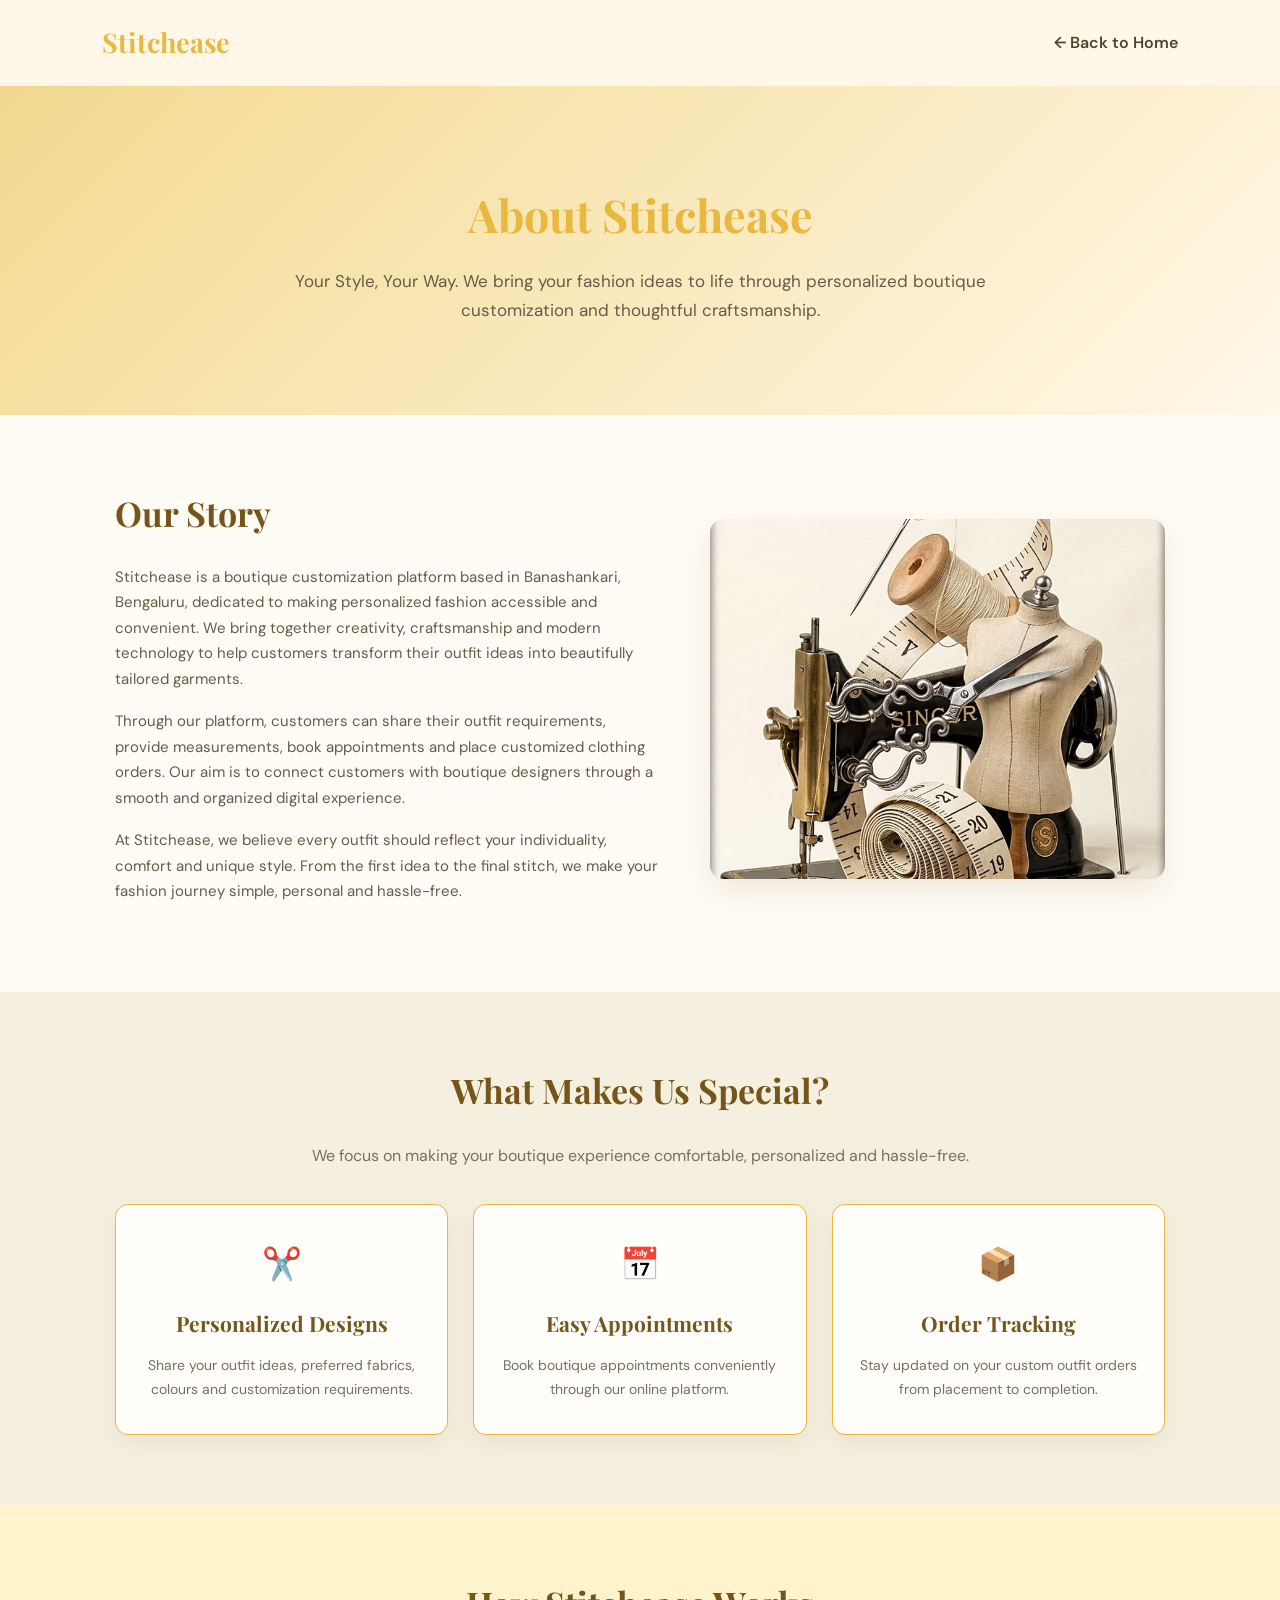
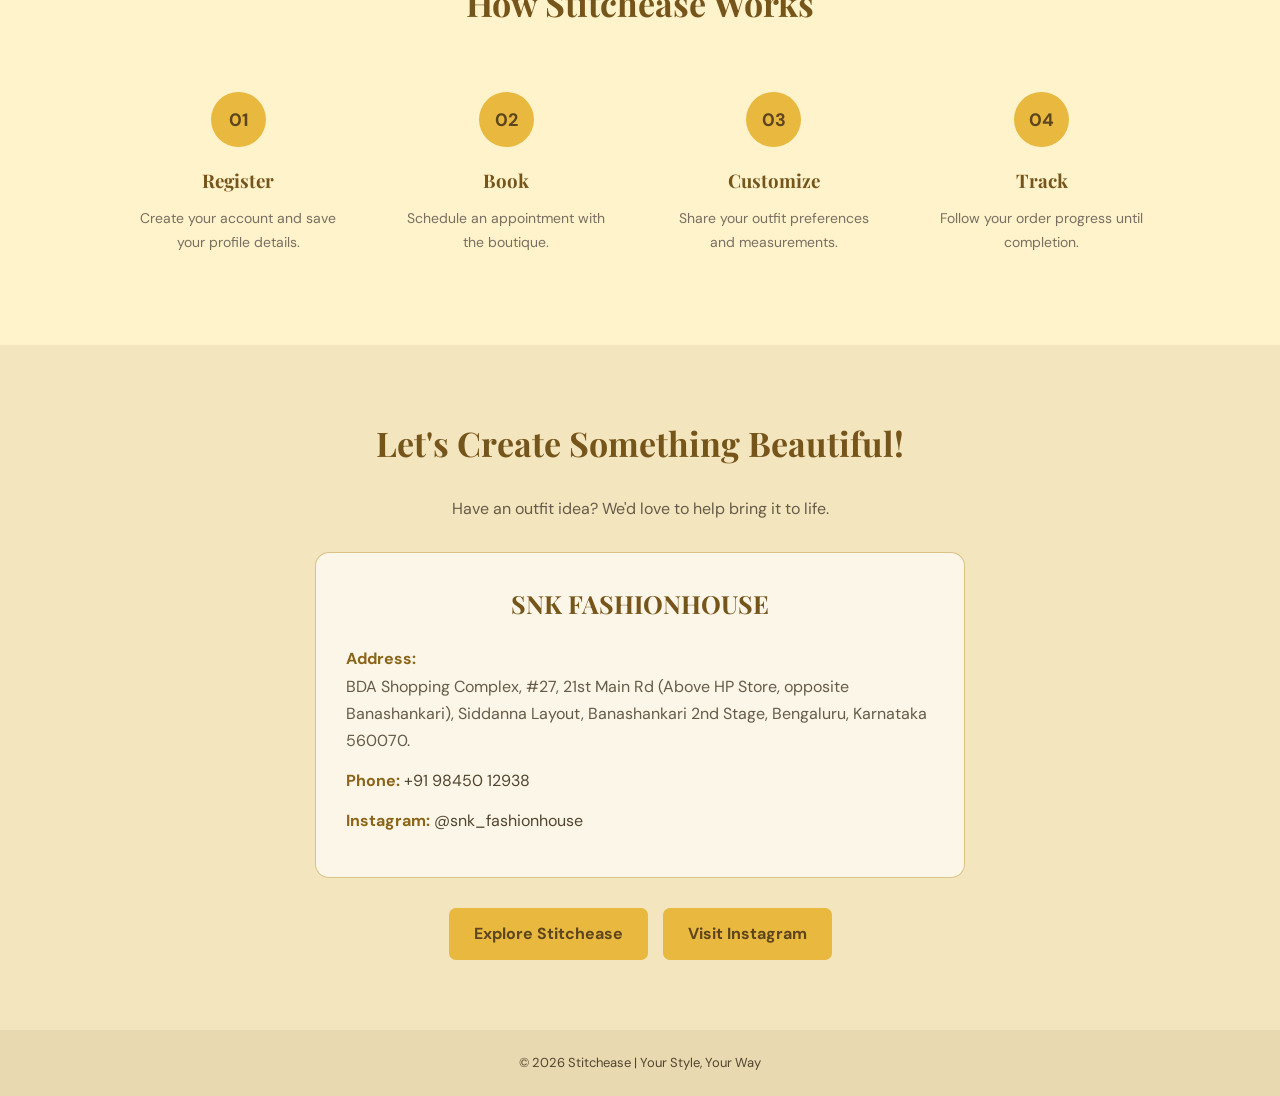
<file: about.html>
<!DOCTYPE html>
<html lang="en">
<head>
    <meta charset="UTF-8">
    <meta name="viewport" content="width=device-width, initial-scale=1.0">

    <title>About Us | Stitchease</title>

    <link rel="preconnect" href="https://fonts.googleapis.com">
    <link href="https://fonts.googleapis.com/css2?family=DM+Sans:wght@400;500;600;700&family=Playfair+Display:wght@500;600;700&display=swap" rel="stylesheet">

    <style>
        :root {
            --navy: #76551B;
            --navy-dark: #5D451D;
            --gold: #E8B83F;
            --gold-light: #FFF3CC;
            --white: #FFFCF5;
            --text: #40382C;
            --muted: #786F60;
        }

        * {
            margin: 0;
            padding: 0;
            box-sizing: border-box;
        }

        body {
            font-family: 'DM Sans', sans-serif;
            color: var(--text);
            background: #FFFCF5;
            line-height: 1.7;
        }

        a {
            text-decoration: none;
        }

        /* HEADER */

        header {
            background: #FFF8E8;
            padding: 20px 8%;
            display: flex;
            justify-content: space-between;
            align-items: center;
        }

        .logo {
            font-family: 'Playfair Display', serif;
            color: var(--gold);
            font-size: 27px;
            font-weight: 700;
        }

        .back-home {
            color: #51452F;
            font-weight: 600;
            transition: 0.3s;
        }

        .back-home:hover {
            color: var(--gold);
        }

        /* HERO */

        .hero {
            background: linear-gradient(135deg, #F3D98F, #FFF8E8);
            color: white;
            text-align: center;
            padding: 90px 20px;
        }

        .hero h1 {
            font-family: 'Playfair Display', serif;
            font-size: 45px;
            color: var(--gold);
            margin-bottom: 15px;
        }

        .hero p {
            max-width: 700px;
            margin: auto;
            font-size: 17px;
            color: #665B49;
        }

        /* COMMON SECTION */

        section {
            padding: 70px 9%;
        }

        .section-title {
            font-family: 'Playfair Display', serif;
            color: var(--navy);
            font-size: 34px;
            margin-bottom: 22px;
        }

        .section-intro {
            color: var(--muted);
            margin-bottom: 35px;
        }

        /* OUR STORY */

        .story {
            display: grid;
            grid-template-columns: 1.2fr 1fr;
            align-items: center;
            gap: 50px;
        }

        .story-text p {
            margin-bottom: 17px;
            color: #665B49;
            font-size: 15px;
        }

        .story-image img {
            width: 100%;
            height: 360px;
            object-fit: cover;
            border-radius: 14px;
            box-shadow: 0 12px 30px rgba(120, 95, 45, 0.12);
        }

        /* FEATURES */

        .features-section {
            background: #F5EFDF;
            text-align: center;
        }

        .features {
            display: grid;
            grid-template-columns: repeat(3, 1fr);
            gap: 25px;
            margin-top: 35px;
        }

        .feature-card {
            background: #FFFEFA;
            padding: 32px 25px;
            border: 1px solid #E8B83F;
            border-radius: 13px;
            box-shadow: 0 8px 22px rgba(120, 95, 45, 0.08);
        }

        .feature-card h3 {
            font-family: 'Playfair Display', serif;
            color: var(--navy);
            font-size: 21px;
            margin-bottom: 12px;
        }

        .feature-card p {
            color: var(--muted);
            font-size: 14px;
        }

        .feature-icon {
            font-size: 32px;
            margin-bottom: 15px;
        }

        /* HOW IT WORKS */

        .steps-section {
            background: var(--gold-light);
            text-align: center;
        }

        .steps {
            display: grid;
            grid-template-columns: repeat(4, 1fr);
            gap: 22px;
            margin-top: 40px;
        }

        .step {
            padding: 20px;
        }

        .step-number {
            width: 55px;
            height: 55px;
            background: var(--gold);
            color: var(--navy-dark);
            border-radius: 50%;
            display: flex;
            align-items: center;
            justify-content: center;
            margin: 0 auto 18px;
            font-weight: 700;
            font-size: 18px;
        }

        .step h3 {
            color: var(--navy);
            font-family: 'Playfair Display', serif;
            margin-bottom: 10px;
        }

        .step p {
            color: var(--muted);
            font-size: 14px;
        }

        /* CONTACT */

        .contact-section {
            background: #F3E5BD;
            color: #40382C;
            text-align: center;
        }

        .contact-section .section-title {
            color: var(--navy);
        }

        .contact-section > p {
            color: #665B49;
            margin-bottom: 30px;
        }

        .contact-card {
            max-width: 650px;
            margin: auto;
            padding: 30px;
            background: rgba(255,255,255,0.65);
            border: 1px solid rgba(190,145,40,0.5);
            border-radius: 14px;
            text-align: left;
        }

        .contact-card h3 {
            color: var(--navy);
            font-family: 'Playfair Display', serif;
            font-size: 25px;
            margin-bottom: 20px;
            text-align: center;
        }

        .contact-card p {
            color: #665B49;
            margin: 13px 0;
            overflow-wrap: anywhere;
        }

        .contact-card strong {
            color: #8A6418;
        }

        .contact-card a {
            color: #51452F;
        }

        .contact-card a:hover {
            color: var(--gold);
        }

        .contact-buttons {
            display: flex;
            justify-content: center;
            flex-wrap: wrap;
            gap: 15px;
            margin-top: 30px;
        }

        .contact-btn {
            background: var(--gold);
            color: var(--navy-dark);
            padding: 12px 25px;
            border-radius: 7px;
            font-weight: 700;
            transition: 0.3s;
        }

        .contact-btn:hover {
            background: #FFF8E8;
            transform: translateY(-2px);
        }

        /* FOOTER */

        footer {
            background: #E9D9B0;
            color: #51452F;
            text-align: center;
            padding: 22px;
            font-size: 13px;
        }

        /* RESPONSIVE */

        @media (max-width: 800px) {
            .story {
                grid-template-columns: 1fr;
            }

            .features {
                grid-template-columns: 1fr;
            }

            .steps {
                grid-template-columns: repeat(2, 1fr);
            }
        }

        @media (max-width: 500px) {
            header {
                padding: 17px 5%;
            }

            .logo {
                font-size: 22px;
            }

            .hero {
                padding: 65px 20px;
            }

            .hero h1 {
                font-size: 34px;
            }

            section {
                padding: 50px 6%;
            }

            .section-title {
                font-size: 28px;
            }

            .steps {
                grid-template-columns: 1fr;
            }

            .story-image img {
                height: 260px;
            }

            .contact-card {
                padding: 22px 17px;
            }
        }
    </style>
</head>

<body>

    <!-- HEADER -->

    <header>
        <div class="logo">Stitchease</div>
        <a href="/" class="back-home">← Back to Home</a>
    </header>

    <!-- HERO -->

    <div class="hero">
        <h1>About Stitchease</h1>
        <p>
            Your Style, Your Way. We bring your fashion ideas to life
            through personalized boutique customization and thoughtful craftsmanship.
        </p>
    </div>

    <!-- OUR STORY -->

    <section class="story">

        <div class="story-text">
            <h2 class="section-title">Our Story</h2>

            <p>
                Stitchease is a boutique customization platform based in
                Banashankari, Bengaluru, dedicated to making personalized
                fashion accessible and convenient. We bring together creativity,
                craftsmanship and modern technology to help customers transform
                their outfit ideas into beautifully tailored garments.
            </p>

            <p>
                Through our platform, customers can share their outfit
                requirements, provide measurements, book appointments and
                place customized clothing orders. Our aim is to connect
                customers with boutique designers through a smooth and
                organized digital experience.
            </p>

            <p>
                At Stitchease, we believe every outfit should reflect your
                individuality, comfort and unique style. From the first idea
                to the final stitch, we make your fashion journey simple,
                personal and hassle-free.
            </p>
        </div>

        <div class="story-image">
            <img src="/about-tailoring.jpg..jpg"
                 alt="Tailoring and boutique craftsmanship">
        </div>

    </section>

    <!-- WHAT MAKES US SPECIAL -->

    <section class="features-section">

        <h2 class="section-title">What Makes Us Special?</h2>

        <p class="section-intro">
            We focus on making your boutique experience comfortable,
            personalized and hassle-free.
        </p>

        <div class="features">

            <div class="feature-card">
                <div class="feature-icon">✂️</div>
                <h3>Personalized Designs</h3>
                <p>
                    Share your outfit ideas, preferred fabrics, colours
                    and customization requirements.
                </p>
            </div>

            <div class="feature-card">
                <div class="feature-icon">📅</div>
                <h3>Easy Appointments</h3>
                <p>
                    Book boutique appointments conveniently through
                    our online platform.
                </p>
            </div>

            <div class="feature-card">
                <div class="feature-icon">📦</div>
                <h3>Order Tracking</h3>
                <p>
                    Stay updated on your custom outfit orders from
                    placement to completion.
                </p>
            </div>

        </div>

    </section>

    <!-- HOW IT WORKS -->

    <section class="steps-section">

        <h2 class="section-title">How Stitchease Works</h2>

        <div class="steps">

            <div class="step">
                <div class="step-number">01</div>
                <h3>Register</h3>
                <p>Create your account and save your profile details.</p>
            </div>

            <div class="step">
                <div class="step-number">02</div>
                <h3>Book</h3>
                <p>Schedule an appointment with the boutique.</p>
            </div>

            <div class="step">
                <div class="step-number">03</div>
                <h3>Customize</h3>
                <p>Share your outfit preferences and measurements.</p>
            </div>

            <div class="step">
                <div class="step-number">04</div>
                <h3>Track</h3>
                <p>Follow your order progress until completion.</p>
            </div>

        </div>

    </section>

    <!-- CONTACT US -->

    <section class="contact-section">

        <h2 class="section-title">Let's Create Something Beautiful!</h2>

        <p>
            Have an outfit idea? We'd love to help bring it to life.
        </p>

        <div class="contact-card">

            <h3>SNK FASHIONHOUSE</h3>

            <p>
                <strong>Address:</strong><br>
                BDA Shopping Complex, #27, 21st Main Rd
                (Above HP Store, opposite Banashankari),
                Siddanna Layout, Banashankari 2nd Stage,
                Bengaluru, Karnataka 560070.
            </p>

            <p>
                <strong>Phone:</strong>
                <a href="tel:+919845012938">+91 98450 12938</a>
            </p>

            <p>
                <strong>Instagram:</strong>
                <a href="https://www.instagram.com/snk_fashionhouse/"
                   target="_blank">
                    @snk_fashionhouse
                </a>
            </p>

        </div>

        <div class="contact-buttons">
            <a href="/" class="contact-btn">Explore Stitchease</a>

            <a href="https://www.instagram.com/snk_fashionhouse/"
               target="_blank"
               class="contact-btn">
                Visit Instagram
            </a>
        </div>

    </section>

    <!-- FOOTER -->

    <footer>
        © 2026 Stitchease | Your Style, Your Way
    </footer>

</body>
</html>
</file>
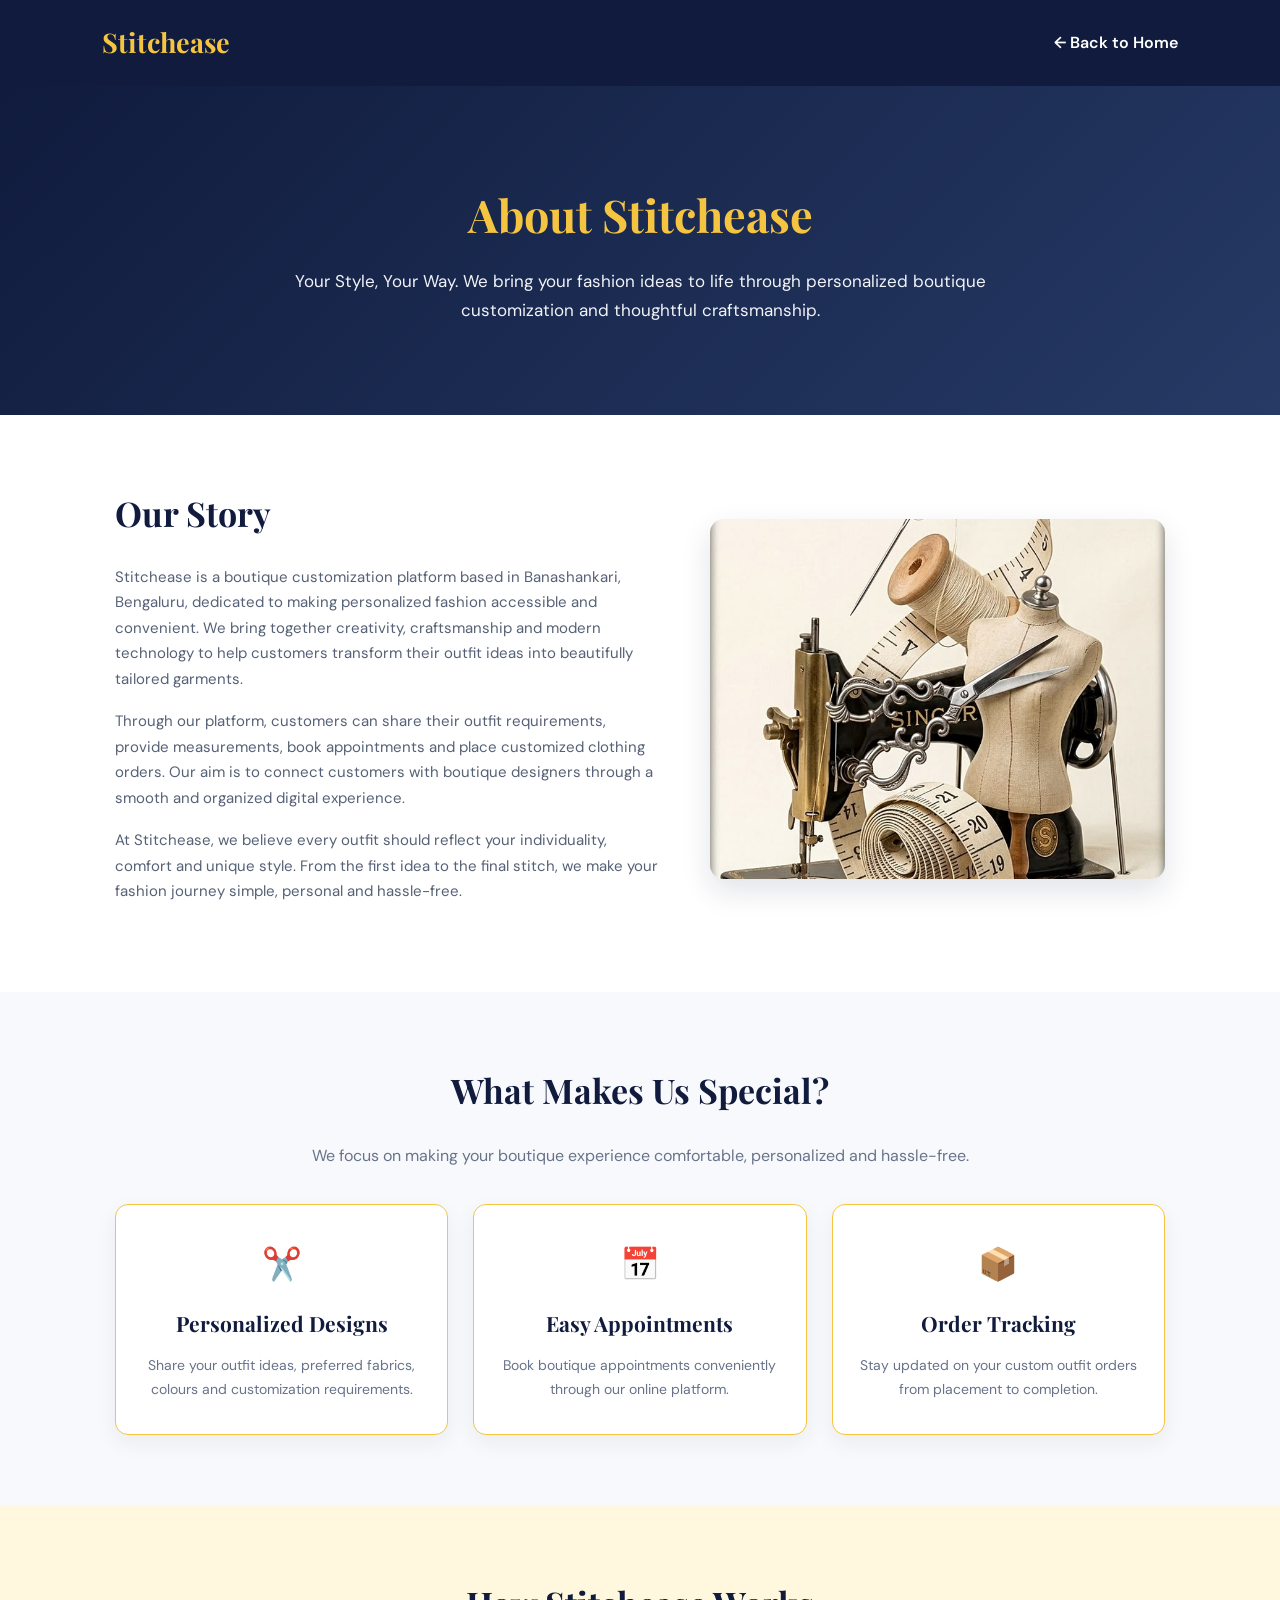
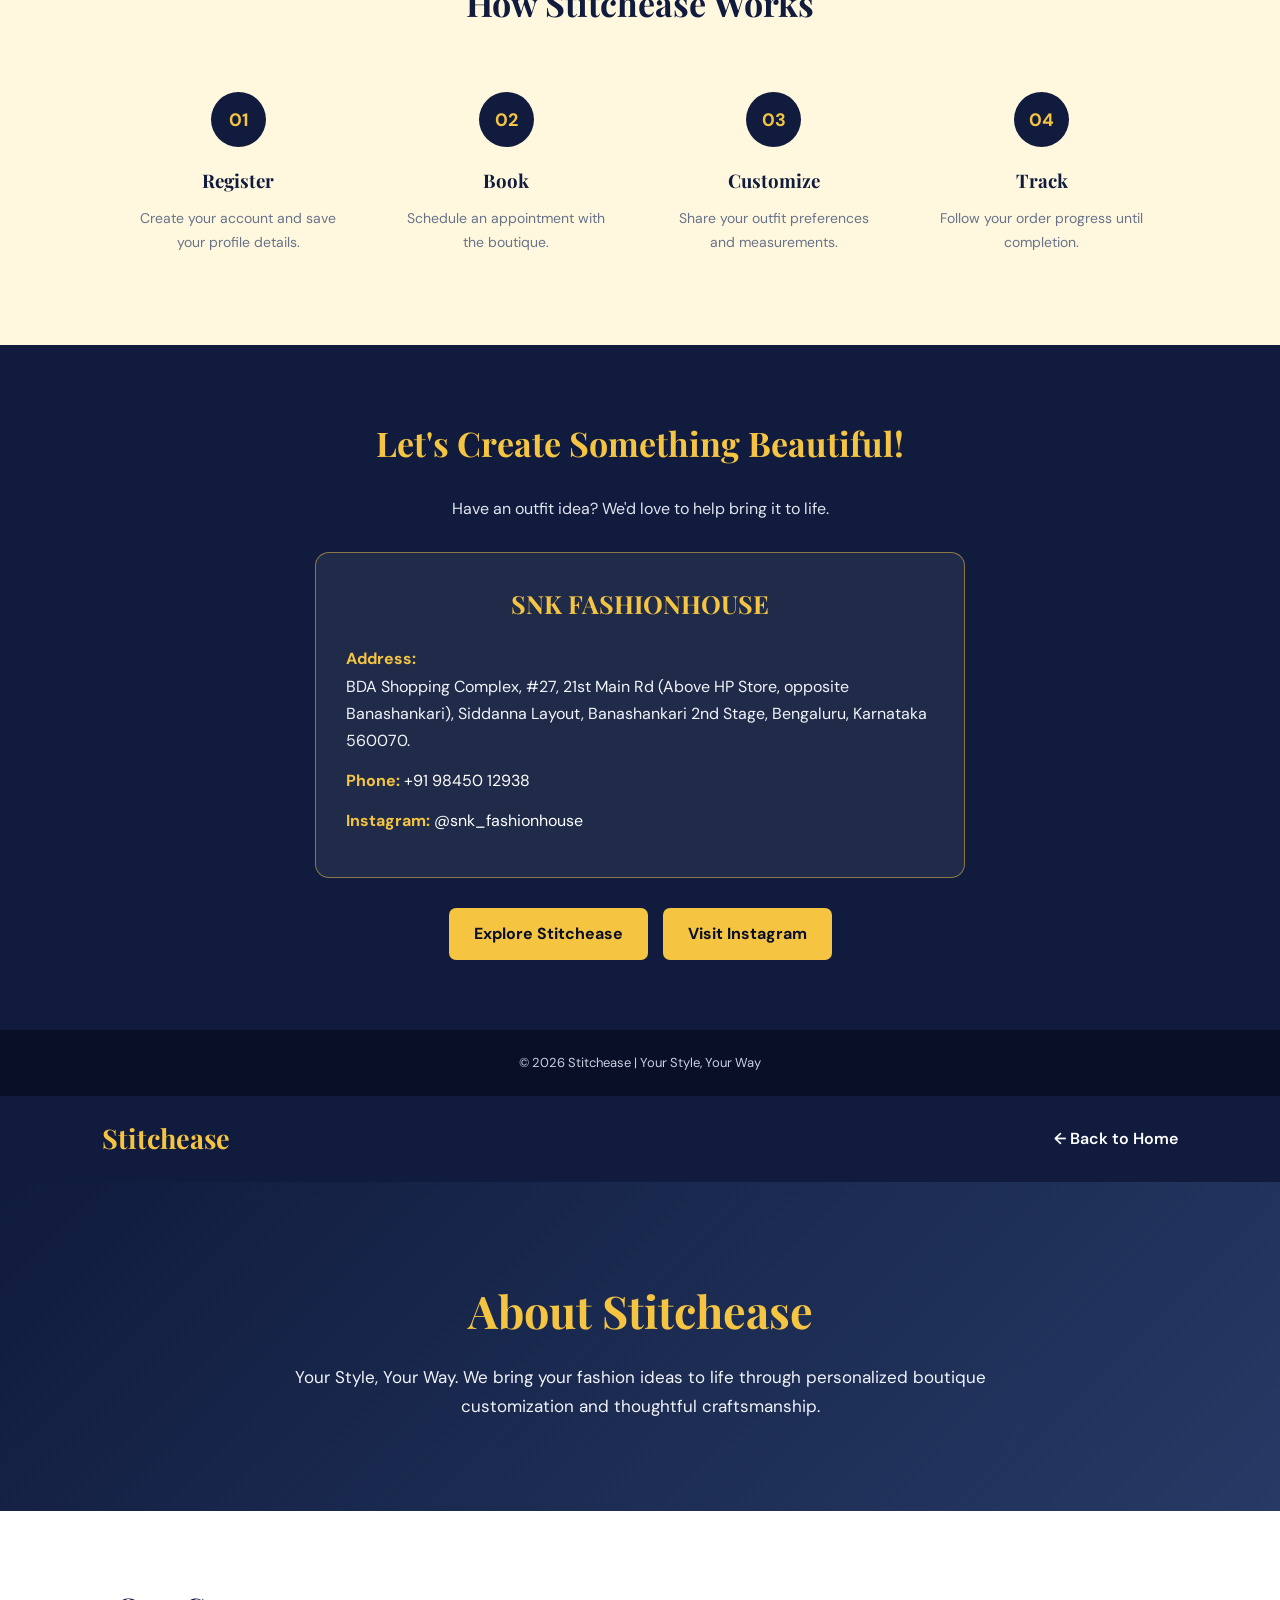
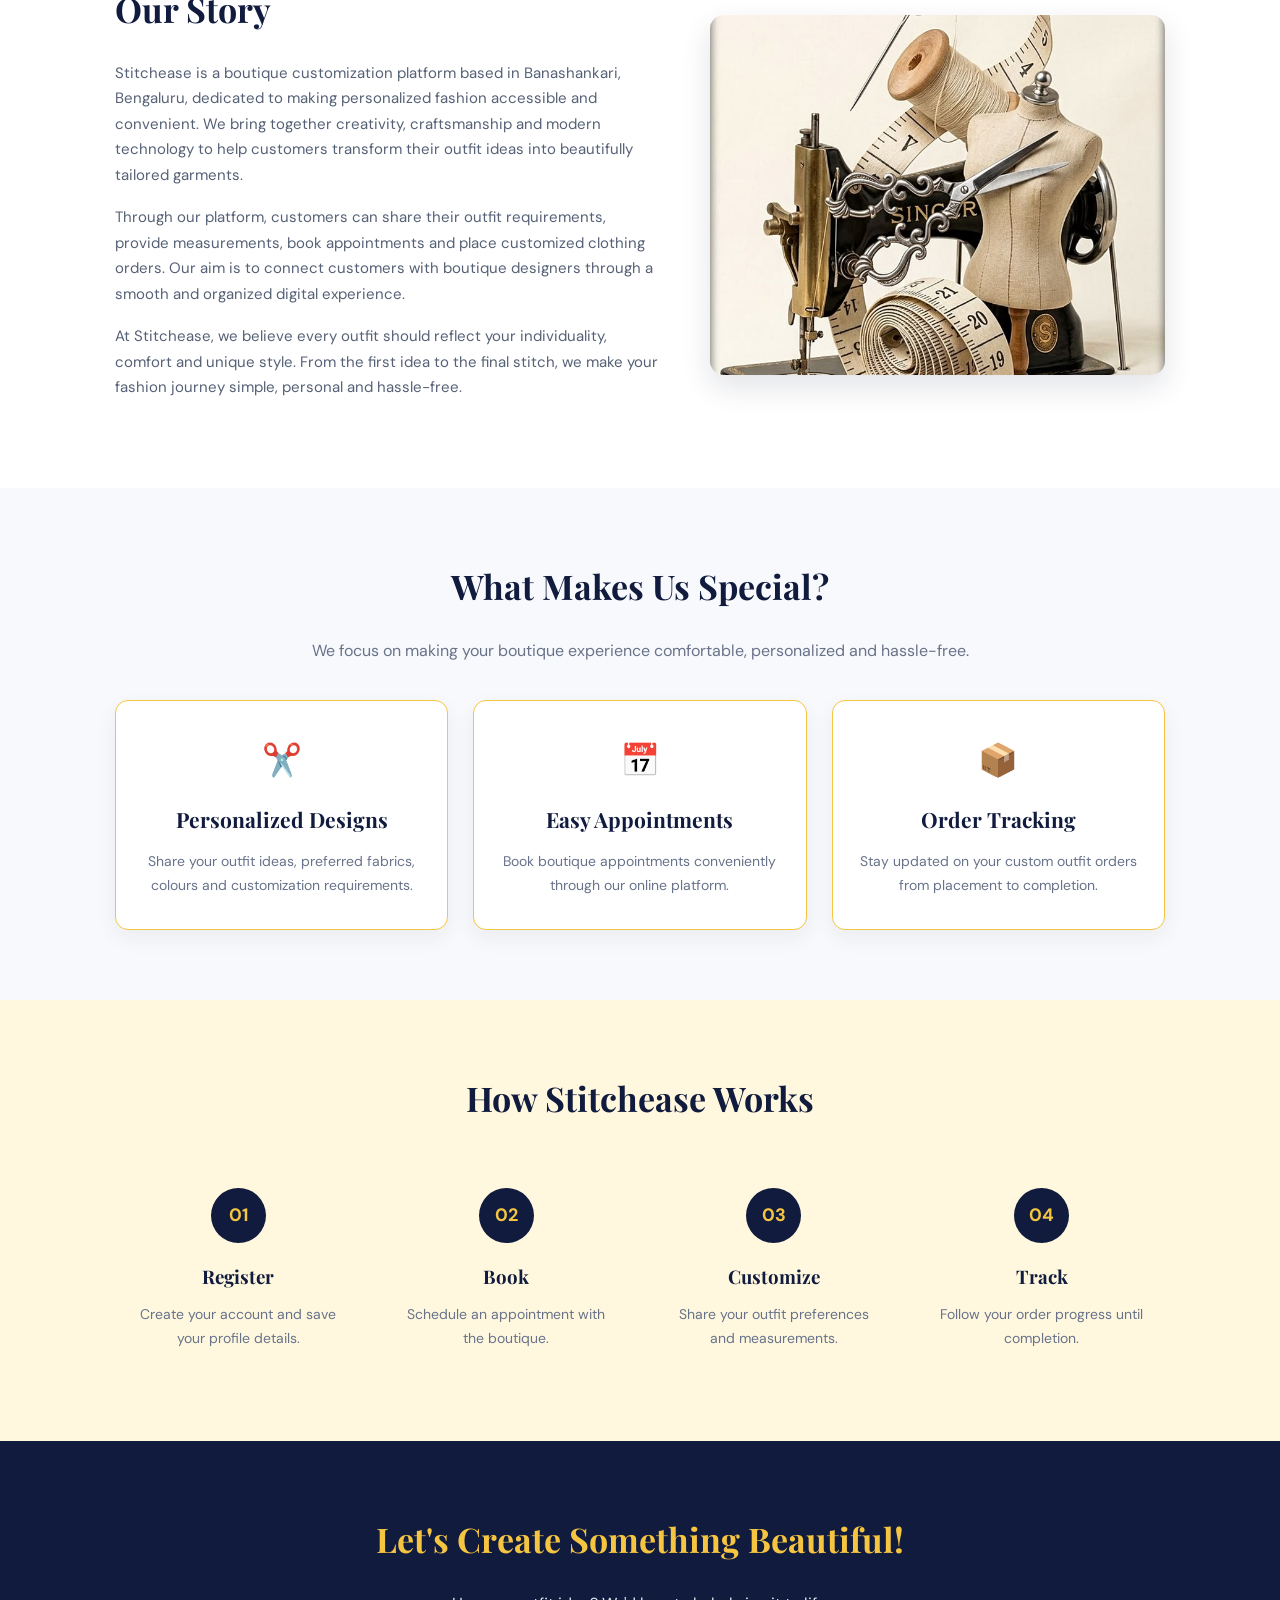
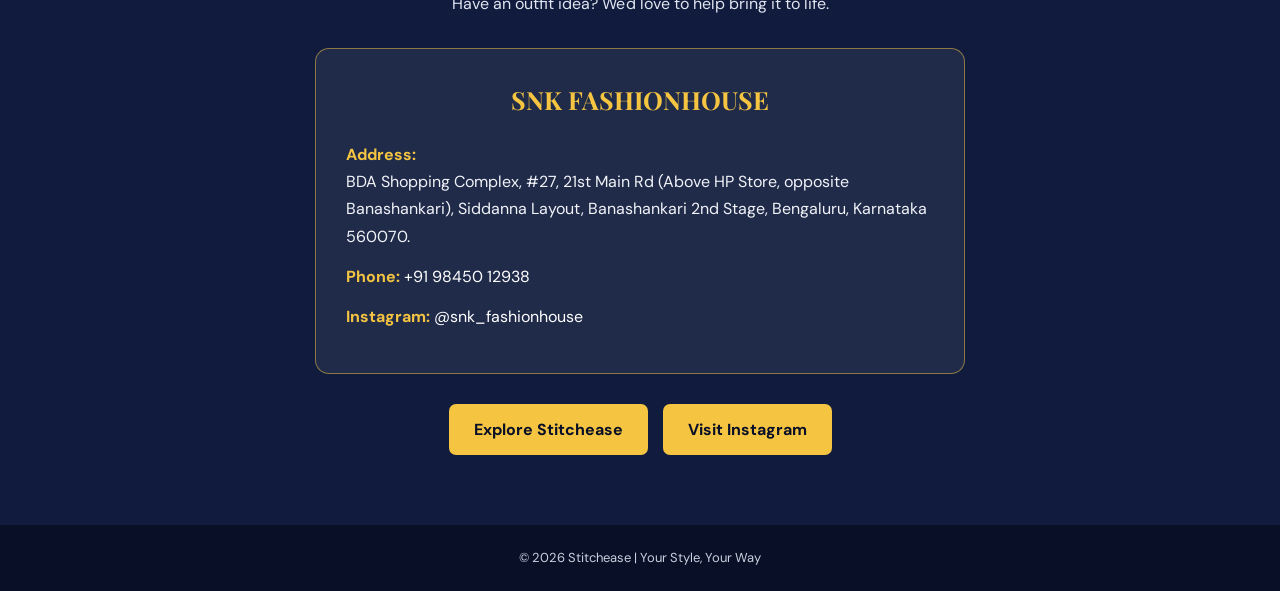
<file: about_backup.html>
<!DOCTYPE html>
<html lang="en">
<head>
    <meta charset="UTF-8">
    <meta name="viewport" content="width=device-width, initial-scale=1.0">

    <title>About Us | Stitchease</title>

    <link rel="preconnect" href="https://fonts.googleapis.com">
    <link href="https://fonts.googleapis.com/css2?family=DM+Sans:wght@400;500;600;700&family=Playfair+Display:wght@500;600;700&display=swap" rel="stylesheet">

    <style>
        :root {
            --navy: #101B3D;
            --navy-dark: #080F27;
            --gold: #F5C542;
            --gold-light: #FFF8DF;
            --white: #FFFFFF;
            --text: #26334D;
            --muted: #68738A;
        }

        * {
            margin: 0;
            padding: 0;
            box-sizing: border-box;
        }

        body {
            font-family: 'DM Sans', sans-serif;
            color: var(--text);
            background: #FFFFFF;
            line-height: 1.7;
        }

        a {
            text-decoration: none;
        }

        /* HEADER */

        header {
            background: var(--navy);
            padding: 20px 8%;
            display: flex;
            justify-content: space-between;
            align-items: center;
        }

        .logo {
            font-family: 'Playfair Display', serif;
            color: var(--gold);
            font-size: 27px;
            font-weight: 700;
        }

        .back-home {
            color: white;
            font-weight: 600;
            transition: 0.3s;
        }

        .back-home:hover {
            color: var(--gold);
        }

        /* HERO */

        .hero {
            background: linear-gradient(135deg, #101B3D, #263A65);
            color: white;
            text-align: center;
            padding: 90px 20px;
        }

        .hero h1 {
            font-family: 'Playfair Display', serif;
            font-size: 45px;
            color: var(--gold);
            margin-bottom: 15px;
        }

        .hero p {
            max-width: 700px;
            margin: auto;
            font-size: 17px;
            color: #F1F3F8;
        }

        /* COMMON SECTION */

        section {
            padding: 70px 9%;
        }

        .section-title {
            font-family: 'Playfair Display', serif;
            color: var(--navy);
            font-size: 34px;
            margin-bottom: 22px;
        }

        .section-intro {
            color: var(--muted);
            margin-bottom: 35px;
        }

        /* OUR STORY */

        .story {
            display: grid;
            grid-template-columns: 1.2fr 1fr;
            align-items: center;
            gap: 50px;
        }

        .story-text p {
            margin-bottom: 17px;
            color: #566176;
            font-size: 15px;
        }

        .story-image img {
            width: 100%;
            height: 360px;
            object-fit: cover;
            border-radius: 14px;
            box-shadow: 0 12px 30px rgba(16, 27, 61, 0.12);
        }

        /* FEATURES */

        .features-section {
            background: #F8F9FC;
            text-align: center;
        }

        .features {
            display: grid;
            grid-template-columns: repeat(3, 1fr);
            gap: 25px;
            margin-top: 35px;
        }

        .feature-card {
            background: white;
            padding: 32px 25px;
            border: 1px solid #F5C542;
            border-radius: 13px;
            box-shadow: 0 8px 22px rgba(16, 27, 61, 0.06);
        }

        .feature-card h3 {
            font-family: 'Playfair Display', serif;
            color: var(--navy);
            font-size: 21px;
            margin-bottom: 12px;
        }

        .feature-card p {
            color: var(--muted);
            font-size: 14px;
        }

        .feature-icon {
            font-size: 32px;
            margin-bottom: 15px;
        }

        /* HOW IT WORKS */

        .steps-section {
            background: var(--gold-light);
            text-align: center;
        }

        .steps {
            display: grid;
            grid-template-columns: repeat(4, 1fr);
            gap: 22px;
            margin-top: 40px;
        }

        .step {
            padding: 20px;
        }

        .step-number {
            width: 55px;
            height: 55px;
            background: var(--navy);
            color: var(--gold);
            border-radius: 50%;
            display: flex;
            align-items: center;
            justify-content: center;
            margin: 0 auto 18px;
            font-weight: 700;
            font-size: 18px;
        }

        .step h3 {
            color: var(--navy);
            font-family: 'Playfair Display', serif;
            margin-bottom: 10px;
        }

        .step p {
            color: var(--muted);
            font-size: 14px;
        }

        /* CONTACT */

        .contact-section {
            background: var(--navy);
            color: white;
            text-align: center;
        }

        .contact-section .section-title {
            color: var(--gold);
        }

        .contact-section > p {
            color: #E0E5EF;
            margin-bottom: 30px;
        }

        .contact-card {
            max-width: 650px;
            margin: auto;
            padding: 30px;
            background: rgba(255,255,255,0.07);
            border: 1px solid rgba(245,197,66,0.5);
            border-radius: 14px;
            text-align: left;
        }

        .contact-card h3 {
            color: var(--gold);
            font-family: 'Playfair Display', serif;
            font-size: 25px;
            margin-bottom: 20px;
            text-align: center;
        }

        .contact-card p {
            color: #F1F3F8;
            margin: 13px 0;
            overflow-wrap: anywhere;
        }

        .contact-card strong {
            color: var(--gold);
        }

        .contact-card a {
            color: white;
        }

        .contact-card a:hover {
            color: var(--gold);
        }

        .contact-buttons {
            display: flex;
            justify-content: center;
            flex-wrap: wrap;
            gap: 15px;
            margin-top: 30px;
        }

        .contact-btn {
            background: var(--gold);
            color: var(--navy-dark);
            padding: 12px 25px;
            border-radius: 7px;
            font-weight: 700;
            transition: 0.3s;
        }

        .contact-btn:hover {
            background: white;
            transform: translateY(-2px);
        }

        /* FOOTER */

        footer {
            background: var(--navy-dark);
            color: #C9D0DF;
            text-align: center;
            padding: 22px;
            font-size: 13px;
        }

        /* RESPONSIVE */

        @media (max-width: 800px) {
            .story {
                grid-template-columns: 1fr;
            }

            .features {
                grid-template-columns: 1fr;
            }

            .steps {
                grid-template-columns: repeat(2, 1fr);
            }
        }

        @media (max-width: 500px) {
            header {
                padding: 17px 5%;
            }

            .logo {
                font-size: 22px;
            }

            .hero {
                padding: 65px 20px;
            }

            .hero h1 {
                font-size: 34px;
            }

            section {
                padding: 50px 6%;
            }

            .section-title {
                font-size: 28px;
            }

            .steps {
                grid-template-columns: 1fr;
            }

            .story-image img {
                height: 260px;
            }

            .contact-card {
                padding: 22px 17px;
            }
        }
    </style>
</head>

<body>

    <!-- HEADER -->

    <header>
        <div class="logo">Stitchease</div>
        <a href="/" class="back-home">← Back to Home</a>
    </header>

    <!-- HERO -->

    <div class="hero">
        <h1>About Stitchease</h1>
        <p>
            Your Style, Your Way. We bring your fashion ideas to life
            through personalized boutique customization and thoughtful craftsmanship.
        </p>
    </div>

    <!-- OUR STORY -->

    <section class="story">

        <div class="story-text">
            <h2 class="section-title">Our Story</h2>

            <p>
                Stitchease is a boutique customization platform based in
                Banashankari, Bengaluru, dedicated to making personalized
                fashion accessible and convenient. We bring together creativity,
                craftsmanship and modern technology to help customers transform
                their outfit ideas into beautifully tailored garments.
            </p>

            <p>
                Through our platform, customers can share their outfit
                requirements, provide measurements, book appointments and
                place customized clothing orders. Our aim is to connect
                customers with boutique designers through a smooth and
                organized digital experience.
            </p>

            <p>
                At Stitchease, we believe every outfit should reflect your
                individuality, comfort and unique style. From the first idea
                to the final stitch, we make your fashion journey simple,
                personal and hassle-free.
            </p>
        </div>

        <div class="story-image">
            <img src="/about-tailoring.jpg..jpg"
                 alt="Tailoring and boutique craftsmanship">
        </div>

    </section>

    <!-- WHAT MAKES US SPECIAL -->

    <section class="features-section">

        <h2 class="section-title">What Makes Us Special?</h2>

        <p class="section-intro">
            We focus on making your boutique experience comfortable,
            personalized and hassle-free.
        </p>

        <div class="features">

            <div class="feature-card">
                <div class="feature-icon">✂️</div>
                <h3>Personalized Designs</h3>
                <p>
                    Share your outfit ideas, preferred fabrics, colours
                    and customization requirements.
                </p>
            </div>

            <div class="feature-card">
                <div class="feature-icon">📅</div>
                <h3>Easy Appointments</h3>
                <p>
                    Book boutique appointments conveniently through
                    our online platform.
                </p>
            </div>

            <div class="feature-card">
                <div class="feature-icon">📦</div>
                <h3>Order Tracking</h3>
                <p>
                    Stay updated on your custom outfit orders from
                    placement to completion.
                </p>
            </div>

        </div>

    </section>

    <!-- HOW IT WORKS -->

    <section class="steps-section">

        <h2 class="section-title">How Stitchease Works</h2>

        <div class="steps">

            <div class="step">
                <div class="step-number">01</div>
                <h3>Register</h3>
                <p>Create your account and save your profile details.</p>
            </div>

            <div class="step">
                <div class="step-number">02</div>
                <h3>Book</h3>
                <p>Schedule an appointment with the boutique.</p>
            </div>

            <div class="step">
                <div class="step-number">03</div>
                <h3>Customize</h3>
                <p>Share your outfit preferences and measurements.</p>
            </div>

            <div class="step">
                <div class="step-number">04</div>
                <h3>Track</h3>
                <p>Follow your order progress until completion.</p>
            </div>

        </div>

    </section>

    <!-- CONTACT US -->

    <section class="contact-section">

        <h2 class="section-title">Let's Create Something Beautiful!</h2>

        <p>
            Have an outfit idea? We'd love to help bring it to life.
        </p>

        <div class="contact-card">

            <h3>SNK FASHIONHOUSE</h3>

            <p>
                <strong>Address:</strong><br>
                BDA Shopping Complex, #27, 21st Main Rd
                (Above HP Store, opposite Banashankari),
                Siddanna Layout, Banashankari 2nd Stage,
                Bengaluru, Karnataka 560070.
            </p>

            <p>
                <strong>Phone:</strong>
                <a href="tel:+919845012938">+91 98450 12938</a>
            </p>

            <p>
                <strong>Instagram:</strong>
                <a href="https://www.instagram.com/snk_fashionhouse/"
                   target="_blank">
                    @snk_fashionhouse
                </a>
            </p>

        </div>

        <div class="contact-buttons">
            <a href="/" class="contact-btn">Explore Stitchease</a>

            <a href="https://www.instagram.com/snk_fashionhouse/"
               target="_blank"
               class="contact-btn">
                Visit Instagram
            </a>
        </div>

    </section>

    <!-- FOOTER -->

    <footer>
        © 2026 Stitchease | Your Style, Your Way
    </footer>

</body>
</html>

<!DOCTYPE html>
<html lang="en">
<head>
    <meta charset="UTF-8">
    <meta name="viewport" content="width=device-width, initial-scale=1.0">

    <title>About Us | Stitchease</title>

    <link rel="preconnect" href="https://fonts.googleapis.com">
    <link href="https://fonts.googleapis.com/css2?family=DM+Sans:wght@400;500;600;700&family=Playfair+Display:wght@500;600;700&display=swap" rel="stylesheet">

    <style>
        :root {
            --navy: #101B3D;
            --navy-dark: #080F27;
            --gold: #F5C542;
            --gold-light: #FFF8DF;
            --white: #FFFFFF;
            --text: #26334D;
            --muted: #68738A;
        }

        * {
            margin: 0;
            padding: 0;
            box-sizing: border-box;
        }

        body {
            font-family: 'DM Sans', sans-serif;
            color: var(--text);
            background: #FFFFFF;
            line-height: 1.7;
        }

        a {
            text-decoration: none;
        }

        /* HEADER */

        header {
            background: var(--navy);
            padding: 20px 8%;
            display: flex;
            justify-content: space-between;
            align-items: center;
        }

        .logo {
            font-family: 'Playfair Display', serif;
            color: var(--gold);
            font-size: 27px;
            font-weight: 700;
        }

        .back-home {
            color: white;
            font-weight: 600;
            transition: 0.3s;
        }

        .back-home:hover {
            color: var(--gold);
        }

        /* HERO */

        .hero {
            background: linear-gradient(135deg, #101B3D, #263A65);
            color: white;
            text-align: center;
            padding: 90px 20px;
        }

        .hero h1 {
            font-family: 'Playfair Display', serif;
            font-size: 45px;
            color: var(--gold);
            margin-bottom: 15px;
        }

        .hero p {
            max-width: 700px;
            margin: auto;
            font-size: 17px;
            color: #F1F3F8;
        }

        /* COMMON SECTION */

        section {
            padding: 70px 9%;
        }

        .section-title {
            font-family: 'Playfair Display', serif;
            color: var(--navy);
            font-size: 34px;
            margin-bottom: 22px;
        }

        .section-intro {
            color: var(--muted);
            margin-bottom: 35px;
        }

        /* OUR STORY */

        .story {
            display: grid;
            grid-template-columns: 1.2fr 1fr;
            align-items: center;
            gap: 50px;
        }

        .story-text p {
            margin-bottom: 17px;
            color: #566176;
            font-size: 15px;
        }

        .story-image img {
            width: 100%;
            height: 360px;
            object-fit: cover;
            border-radius: 14px;
            box-shadow: 0 12px 30px rgba(16, 27, 61, 0.12);
        }

        /* FEATURES */

        .features-section {
            background: #F8F9FC;
            text-align: center;
        }

        .features {
            display: grid;
            grid-template-columns: repeat(3, 1fr);
            gap: 25px;
            margin-top: 35px;
        }

        .feature-card {
            background: white;
            padding: 32px 25px;
            border: 1px solid #F5C542;
            border-radius: 13px;
            box-shadow: 0 8px 22px rgba(16, 27, 61, 0.06);
        }

        .feature-card h3 {
            font-family: 'Playfair Display', serif;
            color: var(--navy);
            font-size: 21px;
            margin-bottom: 12px;
        }

        .feature-card p {
            color: var(--muted);
            font-size: 14px;
        }

        .feature-icon {
            font-size: 32px;
            margin-bottom: 15px;
        }

        /* HOW IT WORKS */

        .steps-section {
            background: var(--gold-light);
            text-align: center;
        }

        .steps {
            display: grid;
            grid-template-columns: repeat(4, 1fr);
            gap: 22px;
            margin-top: 40px;
        }

        .step {
            padding: 20px;
        }

        .step-number {
            width: 55px;
            height: 55px;
            background: var(--navy);
            color: var(--gold);
            border-radius: 50%;
            display: flex;
            align-items: center;
            justify-content: center;
            margin: 0 auto 18px;
            font-weight: 700;
            font-size: 18px;
        }

        .step h3 {
            color: var(--navy);
            font-family: 'Playfair Display', serif;
            margin-bottom: 10px;
        }

        .step p {
            color: var(--muted);
            font-size: 14px;
        }

        /* CONTACT */

        .contact-section {
            background: var(--navy);
            color: white;
            text-align: center;
        }

        .contact-section .section-title {
            color: var(--gold);
        }

        .contact-section > p {
            color: #E0E5EF;
            margin-bottom: 30px;
        }

        .contact-card {
            max-width: 650px;
            margin: auto;
            padding: 30px;
            background: rgba(255,255,255,0.07);
            border: 1px solid rgba(245,197,66,0.5);
            border-radius: 14px;
            text-align: left;
        }

        .contact-card h3 {
            color: var(--gold);
            font-family: 'Playfair Display', serif;
            font-size: 25px;
            margin-bottom: 20px;
            text-align: center;
        }

        .contact-card p {
            color: #F1F3F8;
            margin: 13px 0;
            overflow-wrap: anywhere;
        }

        .contact-card strong {
            color: var(--gold);
        }

        .contact-card a {
            color: white;
        }

        .contact-card a:hover {
            color: var(--gold);
        }

        .contact-buttons {
            display: flex;
            justify-content: center;
            flex-wrap: wrap;
            gap: 15px;
            margin-top: 30px;
        }

        .contact-btn {
            background: var(--gold);
            color: var(--navy-dark);
            padding: 12px 25px;
            border-radius: 7px;
            font-weight: 700;
            transition: 0.3s;
        }

        .contact-btn:hover {
            background: white;
            transform: translateY(-2px);
        }

        /* FOOTER */

        footer {
            background: var(--navy-dark);
            color: #C9D0DF;
            text-align: center;
            padding: 22px;
            font-size: 13px;
        }

        /* RESPONSIVE */

        @media (max-width: 800px) {
            .story {
                grid-template-columns: 1fr;
            }

            .features {
                grid-template-columns: 1fr;
            }

            .steps {
                grid-template-columns: repeat(2, 1fr);
            }
        }

        @media (max-width: 500px) {
            header {
                padding: 17px 5%;
            }

            .logo {
                font-size: 22px;
            }

            .hero {
                padding: 65px 20px;
            }

            .hero h1 {
                font-size: 34px;
            }

            section {
                padding: 50px 6%;
            }

            .section-title {
                font-size: 28px;
            }

            .steps {
                grid-template-columns: 1fr;
            }

            .story-image img {
                height: 260px;
            }

            .contact-card {
                padding: 22px 17px;
            }
        }
    </style>
</head>

<body>

    <!-- HEADER -->

    <header>
        <div class="logo">Stitchease</div>
        <a href="/" class="back-home">← Back to Home</a>
    </header>

    <!-- HERO -->

    <div class="hero">
        <h1>About Stitchease</h1>
        <p>
            Your Style, Your Way. We bring your fashion ideas to life
            through personalized boutique customization and thoughtful craftsmanship.
        </p>
    </div>

    <!-- OUR STORY -->

    <section class="story">

        <div class="story-text">
            <h2 class="section-title">Our Story</h2>

            <p>
                Stitchease is a boutique customization platform based in
                Banashankari, Bengaluru, dedicated to making personalized
                fashion accessible and convenient. We bring together creativity,
                craftsmanship and modern technology to help customers transform
                their outfit ideas into beautifully tailored garments.
            </p>

            <p>
                Through our platform, customers can share their outfit
                requirements, provide measurements, book appointments and
                place customized clothing orders. Our aim is to connect
                customers with boutique designers through a smooth and
                organized digital experience.
            </p>

            <p>
                At Stitchease, we believe every outfit should reflect your
                individuality, comfort and unique style. From the first idea
                to the final stitch, we make your fashion journey simple,
                personal and hassle-free.
            </p>
        </div>

        <div class="story-image">
            <img src="/about-tailoring.jpg..jpg"
                 alt="Tailoring and boutique craftsmanship">
        </div>

    </section>

    <!-- WHAT MAKES US SPECIAL -->

    <section class="features-section">

        <h2 class="section-title">What Makes Us Special?</h2>

        <p class="section-intro">
            We focus on making your boutique experience comfortable,
            personalized and hassle-free.
        </p>

        <div class="features">

            <div class="feature-card">
                <div class="feature-icon">✂️</div>
                <h3>Personalized Designs</h3>
                <p>
                    Share your outfit ideas, preferred fabrics, colours
                    and customization requirements.
                </p>
            </div>

            <div class="feature-card">
                <div class="feature-icon">📅</div>
                <h3>Easy Appointments</h3>
                <p>
                    Book boutique appointments conveniently through
                    our online platform.
                </p>
            </div>

            <div class="feature-card">
                <div class="feature-icon">📦</div>
                <h3>Order Tracking</h3>
                <p>
                    Stay updated on your custom outfit orders from
                    placement to completion.
                </p>
            </div>

        </div>

    </section>

    <!-- HOW IT WORKS -->

    <section class="steps-section">

        <h2 class="section-title">How Stitchease Works</h2>

        <div class="steps">

            <div class="step">
                <div class="step-number">01</div>
                <h3>Register</h3>
                <p>Create your account and save your profile details.</p>
            </div>

            <div class="step">
                <div class="step-number">02</div>
                <h3>Book</h3>
                <p>Schedule an appointment with the boutique.</p>
            </div>

            <div class="step">
                <div class="step-number">03</div>
                <h3>Customize</h3>
                <p>Share your outfit preferences and measurements.</p>
            </div>

            <div class="step">
                <div class="step-number">04</div>
                <h3>Track</h3>
                <p>Follow your order progress until completion.</p>
            </div>

        </div>

    </section>

    <!-- CONTACT US -->

    <section class="contact-section">

        <h2 class="section-title">Let's Create Something Beautiful!</h2>

        <p>
            Have an outfit idea? We'd love to help bring it to life.
        </p>

        <div class="contact-card">

            <h3>SNK FASHIONHOUSE</h3>

            <p>
                <strong>Address:</strong><br>
                BDA Shopping Complex, #27, 21st Main Rd
                (Above HP Store, opposite Banashankari),
                Siddanna Layout, Banashankari 2nd Stage,
                Bengaluru, Karnataka 560070.
            </p>

            <p>
                <strong>Phone:</strong>
                <a href="tel:+919845012938">+91 98450 12938</a>
            </p>

            <p>
                <strong>Instagram:</strong>
                <a href="https://www.instagram.com/snk_fashionhouse/"
                   target="_blank">
                    @snk_fashionhouse
                </a>
            </p>

        </div>

        <div class="contact-buttons">
            <a href="/" class="contact-btn">Explore Stitchease</a>

            <a href="https://www.instagram.com/snk_fashionhouse/"
               target="_blank"
               class="contact-btn">
                Visit Instagram
            </a>
        </div>

    </section>

    <!-- FOOTER -->

    <footer>
        © 2026 Stitchease | Your Style, Your Way
    </footer>

</body>
</html>
</file>
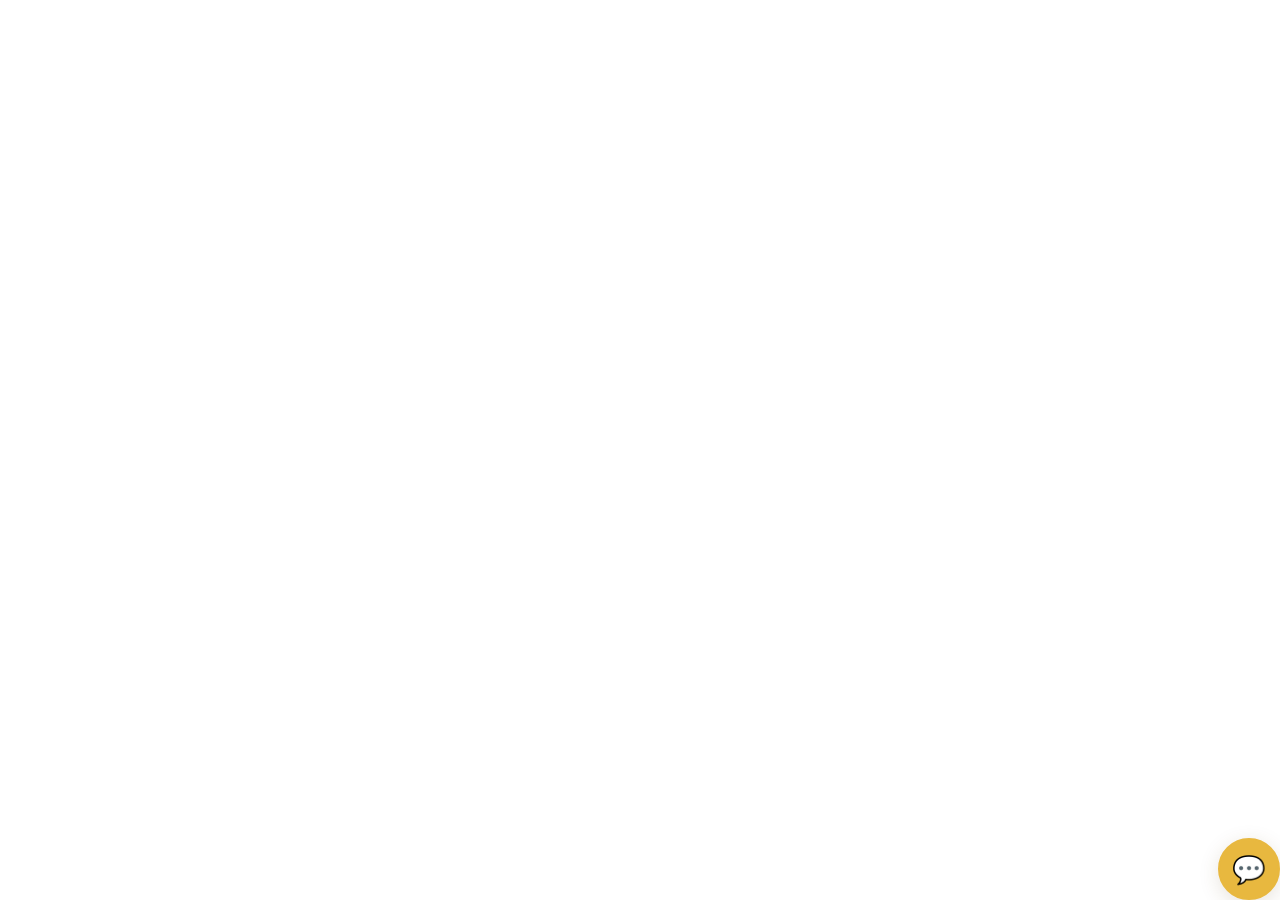
<file: chatbot.html>
<!DOCTYPE html>
<html lang="en">
<head>
<meta charset="UTF-8">
<meta name="viewport" content="width=device-width, initial-scale=1.0">
<title>Mira | Stitchease Assistant</title>

<link rel="preconnect" href="https://fonts.googleapis.com">
<link href="https://fonts.googleapis.com/css2?family=DM+Sans:wght@400;500;600;700&family=Playfair+Display:wght@500;600;700&display=swap" rel="stylesheet">

<style>

:root {
    --navy: #76551B;
    --deep: #F5EFDF;
    --secondary: #FFF8E8;
    --yellow: #E8B83F;
    --white: #51452F;
    --muted: #786F60;
    --line: #E8D9B8;
}


* { box-sizing: border-box; }

body {
    margin: 0;
    font-family: "DM Sans", Arial, sans-serif;
    background: transparent;
    color: var(--white);
}

button, input { font: inherit; }

#chatbot {
    position: absolute;
    right: 0;
    bottom: 0;
    z-index: 99999;
}

#chatbotToggle {
    width: 62px;
    height: 62px;
    border: 2px solid var(--yellow);
    border-radius: 50%;
    background: var(--yellow);
    color: var(--navy);
    font-size: 27px;
    cursor: pointer;
    box-shadow: 0 5px 20px rgba(100,75,30,.15);
    transition: .25s;
}

#chatbotToggle:hover {
    transform: translateY(-5px);
    background: #F3D47F;
}

#chatbotWindow {
    display: none;
    position: absolute;
    right: 0;
    bottom: 76px;
    width: min(370px, calc(100vw - 32px));
    height: min(520px, calc(100vh - 90px));
    flex-direction: column;
    overflow: hidden;
    background: #FFFCF5;
    border: 1px solid var(--yellow);
    border-radius: 20px;
    box-shadow: 0 12px 35px rgba(100,75,30,.15);
}

#chatbotWindow.open {
    display: flex;
    animation: openChat .25s ease;
}

@keyframes openChat {
    from { opacity: 0; transform: translateY(15px); }
    to { opacity: 1; transform: translateY(0); }
}

/* HEADER */

.chatbot-header {
    display: flex;
    align-items: center;
    gap: 11px;
    padding: 15px;
    background: var(--deep);
    border-bottom: 3px solid var(--yellow);
}

.bot-avatar {
    width: 43px;
    height: 43px;
    border-radius: 50%;
    background: var(--yellow);
    color: var(--navy);
    display: flex;
    align-items: center;
    justify-content: center;
    font-size: 22px;
}

.bot-info { flex: 1; }

.bot-info strong {
    display: block;
    font-family: "Playfair Display", serif;
    font-size: 19px;
}

.bot-info small {
    display: block;
    margin-top: 4px;
    font-size: 11px;
    color: #9A701B;
}

.header-actions {
    display: flex;
    align-items: center;
    gap: 8px;
}

.header-actions button {
    border: none;
    background: transparent;
    color: var(--white);
    cursor: pointer;
    font-size: 20px;
}

#chatbotClose { font-size: 27px; }

/* MESSAGES */

#chatbotMessages {
    flex: 1;
    display: flex;
    flex-direction: column;
    align-items: flex-start;
    gap: 12px;
    overflow-y: auto;
    padding: 16px;
    background: #FFFCF5;
    scroll-behavior: smooth;
}

.bot-message, .user-message {
    max-width: 88%;
    padding: 11px 14px;
    border-radius: 15px;
    font-size: 13px;
    line-height: 1.6;
    overflow-wrap: anywhere;
    white-space: pre-line;
    animation: messageIn .25s ease;
}

@keyframes messageIn {
    from { opacity: 0; transform: translateY(7px); }
    to { opacity: 1; transform: translateY(0); }
}

.bot-message {
    align-self: flex-start;
    color: var(--white);
    background: var(--secondary);
    border: 1px solid var(--line);
    border-bottom-left-radius: 4px;
}

.user-message {
    align-self: flex-end;
    color: var(--navy);
    background: var(--yellow);
    border-bottom-right-radius: 4px;
}

.quick-title {
    font-size: 11px;
    font-weight: bold;
    letter-spacing: 1px;
    color: #9A701B;
}

.quick-options {
    display: flex;
    flex-wrap: wrap;
    gap: 8px;
    width: 100%;
}

.quick-btn {
    border: 1px solid var(--yellow);
    background: transparent;
    color: #9A701B;
    border-radius: 18px;
    padding: 8px 11px;
    font-size: 11px;
    cursor: pointer;
    transition: .2s;
}

.quick-btn:hover {
    background: var(--yellow);
    color: var(--navy);
}

/* TYPING */

.typing {
    display: flex;
    gap: 5px;
    align-items: center;
    width: fit-content;
    padding: 13px 16px;
    background: var(--secondary);
    border-radius: 14px;
}

.typing span {
    width: 6px;
    height: 6px;
    border-radius: 50%;
    background: var(--yellow);
    animation: typing 1s infinite;
}

.typing span:nth-child(2) { animation-delay: .2s; }
.typing span:nth-child(3) { animation-delay: .4s; }

@keyframes typing {
    0%, 60%, 100% { transform: translateY(0); }
    30% { transform: translateY(-5px); }
}

/* INPUT */

.chatbot-input {
    display: flex;
    gap: 8px;
    padding: 12px;
    background: var(--deep);
    border-top: 1px solid var(--line);
}

.chatbot-input input {
    flex: 1;
    min-width: 0;
    height: 42px;
    padding: 10px 13px;
    border: 1px solid var(--line);
    border-radius: 10px;
    outline: none;
    background: var(--secondary);
    color: var(--white);
    font-size: 13px;
}

.chatbot-input input::placeholder { color: var(--muted); }

.chatbot-input input:focus { border-color: #9A701B; }

.chatbot-input button {
    padding: 9px 15px;
    border: none;
    border-radius: 10px;
    background: var(--yellow);
    color: var(--navy);
    font-weight: bold;
    cursor: pointer;
}

.chatbot-input button:hover { background: #F3D47F; }

@media(max-width:480px) {
    #chatbotWindow {
        width: min(370px, calc(100vw - 32px));
        height: min(520px, calc(100vh - 90px));
    }
}
</style>
</head>

<body>

<div id="chatbot">

    <button id="chatbotToggle" aria-label="Open Mira chatbot">💬</button>

    <div id="chatbotWindow">

        <div class="chatbot-header">
            <div class="bot-avatar">✦</div>

            <div class="bot-info">
                <strong>Mira</strong>
                <small>● Stitchease Style Assistant</small>
            </div>

            <div class="header-actions">
                <button id="clearChat" title="Clear chat">↻</button>
                <button id="chatbotClose" aria-label="Close chat">×</button>
            </div>
        </div>

        <div id="chatbotMessages">
            <div class="bot-message">
                Hi there! Welcome to Stitchease! 💛

                I'm Mira, your personal boutique assistant.

                Whether you need help planning an outfit, booking an appointment or checking your order, I'm here to help!

                What can I help you with today? 😊
            </div>

            <div class="quick-title">EXPLORE QUICK HELP</div>

            <div class="quick-options">
                <button class="quick-btn" data-question="How do I book an appointment?">📅 Appointments</button>
                <button class="quick-btn" data-question="How do I place a custom order?">👗 Custom Orders</button>
                <button class="quick-btn" data-question="What measurements do I need?">📏 Measurements</button>
                <button class="quick-btn" data-question="How can I track my order?">📦 Track Order</button>
                <button class="quick-btn" data-question="Can you suggest an outfit for a wedding?">✨ Outfit Ideas</button>
                <button class="quick-btn" data-question="What fabrics are suitable for a festive outfit?">🧵 Fabrics</button>
            </div>
        </div>

        <form id="chatbotForm" class="chatbot-input">
            <input
                type="text"
                id="chatbotText"
                placeholder="Ask Mira anything..."
                autocomplete="off"
                required>
            <button type="submit">Send</button>
        </form>

    </div>
</div>

<script>
const toggle = document.getElementById("chatbotToggle");
const closeButton = document.getElementById("chatbotClose");
const clearButton = document.getElementById("clearChat");
const chatWindow = document.getElementById("chatbotWindow");
const chatForm = document.getElementById("chatbotForm");
const chatInput = document.getElementById("chatbotText");
const chatMessages = document.getElementById("chatbotMessages");

const welcomeMessage = `
Hi there! Welcome to Stitchease! 💛

I'm Mira, your personal boutique assistant.

Whether you need help planning an outfit, booking an appointment or checking your order, I'm here to help!

What can I help you with today? 😊
`;

// Notify the main website when Mira opens or closes.
function notifyParentChatbotState(isOpen) {
    if (window.parent && window.parent !== window) {
        window.parent.postMessage(
            {
                type: "STITCHEASE_CHATBOT_RESIZE",
                open: isOpen
            },
            window.location.origin
        );
    }
}

toggle.addEventListener("click", () => {
    const isOpening = !chatWindow.classList.contains("open");
    chatWindow.classList.toggle("open", isOpening);
    notifyParentChatbotState(isOpening);
});

closeButton.addEventListener("click", () => {
    chatWindow.classList.remove("open");
    notifyParentChatbotState(false);
});

function addMessage(message, type) {
    const div = document.createElement("div");
    div.className = type;
    div.textContent = message;
    chatMessages.appendChild(div);
    chatMessages.scrollTop = chatMessages.scrollHeight;
}

function getMiraResponse(question) {
    const q = question.toLowerCase().trim();

    if (/^(hi|hello|hey|hii|good morning|good evening)\b/.test(q)) {
        return "Hello! Lovely to see you here! 😊 I'm Mira, your Stitchease assistant. Are you planning a new outfit or would you like help with an existing order?";
    }

    if (q.includes("appointment") || q.includes("book") || q.includes("visit")) {
        return "📅 BOOK AN APPOINTMENT\n\n1. Log in to your Stitchease account.\n2. Open the Book Appointment section.\n3. Select your preferred date and time.\n4. Add the purpose of your visit.\n5. Submit your booking.\n\nYou can check your appointment details in the My Appointments section. 💛";
    }

    if (q.includes("reschedule") || q.includes("change appointment")) {
        return "Need to change your appointment? Please check your appointment details in your account and contact the boutique to arrange a new date or time. 😊";
    }

    if (q.includes("cancel appointment")) {
        return "If you need to cancel an appointment, check the appointment section in your account for available cancellation options. You can also contact the boutique team for assistance.";
    }

    if (q.includes("measurement") || q.includes("size") || q.includes("measure")) {
        return "📏 MEASUREMENTS GUIDE\n\nYou can save your measurements in My Profile.\n\nCommon measurements include:\n• Bust\n• Waist\n• Hip\n• Shoulder\n• Sleeve length\n• Dress length\n• Height\n\nUse centimetres for consistency. For accurate fitting, we recommend taking measurements carefully or getting assistance at the boutique.";
    }

    if (q.includes("custom order") || q.includes("place order") || q.includes("new order") || q.includes("custom outfit")) {
        return "👗 CREATE YOUR CUSTOM OUTFIT\n\nGo to My Orders after logging in.\n\nYou can provide:\n• Outfit type\n• Preferred colour\n• Fabric choice\n• Occasion\n• Design and customization details\n• Expected duration\n\nSubmit your request and the boutique can review your requirements. Happy designing! ✨";
    }

    if (q.includes("track") || q.includes("status") || q.includes("progress") || q.includes("where is my order")) {
        return "📦 TRACK YOUR ORDER\n\nLog in to your Stitchease account and open My Orders.\n\nYour order timeline can show:\n\n1. Placed\n2. Confirmed\n3. In Progress\n4. Ready\n5. Completed\n\nThe displayed status reflects the latest update made by the boutique.";
    }

    if (q.includes("wedding") || q.includes("party") || q.includes("festive") || q.includes("occasion")) {
        return "✨ OUTFIT INSPIRATION\n\nFor special occasions, you could consider:\n\n• Wedding: Elegant lehenga or silk saree blouse.\n• Festive event: Embroidered kurti or anarkali.\n• Party: Stylish gown or contemporary dress.\n• Family function: Classic ethnic suit.\n\nChoose a style that feels comfortable and matches your occasion. You can share your preferred design in a custom order!";
    }

    if (q.includes("kurti") || q.includes("lehenga") || q.includes("saree") || q.includes("gown") || q.includes("dress") || q.includes("blouse")) {
        return "👗 We can help you plan customized outfits such as kurtis, saree blouses, lehengas, gowns and dresses.\n\nTell me the occasion, preferred colour and style, and I can suggest some ideas!";
    }

    if (q.includes("fabric") || q.includes("material") || q.includes("cotton") || q.includes("silk") || q.includes("chiffon")) {
        return "🧵 FABRIC GUIDE\n\nHere are some popular choices:\n\n• Cotton – Comfortable for everyday wear.\n• Silk – Elegant for festive occasions.\n• Chiffon – Lightweight and flowy.\n• Georgette – Great for dresses and occasion wear.\n• Linen – Breathable and comfortable.\n\nThe best choice depends on your outfit, occasion and comfort. You can discuss the final selection with the boutique.";
    }

    if (q.includes("price") || q.includes("cost") || q.includes("payment") || q.includes("expensive")) {
        return "💰 PRICING & PAYMENT\n\nThe website provides an estimated price when you place a custom order. The final price may depend on the fabric, design and customization requirements.\n\nThe boutique will confirm the final amount after reviewing your order.";
    }

    if (q.includes("profile") || q.includes("account") || q.includes("login") || q.includes("register") || q.includes("sign up")) {
        return "👤 YOUR STITCHEASE ACCOUNT\n\nYou can register or log in from the homepage.\n\nYour account helps you manage:\n• Personal details\n• Body measurements\n• Appointments\n• Custom orders\n• Order tracking\n\nKeep your profile updated for a smoother boutique experience!";
    }

    if (q.includes("contact") || q.includes("phone") || q.includes("boutique address") || q.includes("call")) {
        return "💛 CONTACT SNK FASHIONHOUSE\n\nPhone: +91 98450 12938\nInstagram: @snk_fashionhouse\n\nInstagram: https://www.instagram.com/snk_fashionhouse/\n\nFor specific enquiries, please contact the boutique team directly.";
    }

    if (q.includes("service") || q.includes("what do you do") || q.includes("what can you do")) {
        return "✨ STITCHEASE SERVICES\n\nWe help you with:\n\n• Custom outfit requests\n• Appointment booking\n• Measurement management\n• Outfit customization details\n• Order status tracking\n\nOur goal is to make your boutique experience simple and convenient!";
    }

    if (q.includes("thank")) {
        return "You're very welcome! 💛 I'm always happy to help. Have a lovely day, and happy styling!";
    }

    if (q.includes("bye") || q.includes("goodbye")) {
        return "Goodbye! Thank you for visiting Stitchease. Keep dreaming up beautiful outfits. See you soon! 💛";
    }

    if (q.includes("help")) {
        return "Of course! 😊 I can help you with:\n\n📅 Appointments\n👗 Custom outfits\n📏 Measurements\n📦 Order tracking\n🧵 Fabric suggestions\n💰 Pricing information\n\nChoose one of the quick-help buttons or type your question!";
    }

    return "That's interesting! 😊 I may need a little more detail to help you properly.\n\nI can currently answer questions about appointments, custom outfits, measurements, fabrics, pricing, accounts and order tracking.";
}

function sendQuestion(question) {
    if (!question.trim()) return;

    addMessage(question, "user-message");

    const typing = document.createElement("div");
    typing.className = "typing";

    for (let i = 0; i < 3; i++) {
        const dot = document.createElement("span");
        typing.appendChild(dot);
    }

    chatMessages.appendChild(typing);
    chatMessages.scrollTop = chatMessages.scrollHeight;

    setTimeout(() => {
        typing.remove();
        addMessage(getMiraResponse(question), "bot-message");
    }, 700);
}

chatForm.addEventListener("submit", function(event) {
    event.preventDefault();

    const question = chatInput.value.trim();
    if (!question) return;

    chatInput.value = "";
    sendQuestion(question);
});

document.querySelectorAll(".quick-btn").forEach(button => {
    button.addEventListener("click", () => {
        sendQuestion(button.dataset.question);
    });
});

// CLEAR CHAT
clearButton.addEventListener("click", () => {
    chatMessages.innerHTML = "";

    addMessage(welcomeMessage, "bot-message");

    const title = document.createElement("div");
    title.className = "quick-title";
    title.textContent = "QUICK HELP";
    chatMessages.appendChild(title);

    const options = document.createElement("div");
    options.className = "quick-options";

    const questions = [
        ["📅 Appointments", "How do I book an appointment?"],
        ["👗 Custom Orders", "How do I place a custom order?"],
        ["📏 Measurements", "What measurements do I need?"],
        ["📦 Track Order", "How can I track my order?"],
        ["✨ Outfit Ideas", "Can you suggest an outfit for a wedding?"],
        ["🧵 Fabrics", "What fabrics are suitable for a festive outfit?"]
    ];

    questions.forEach(([label, question]) => {
        const button = document.createElement("button");
        button.className = "quick-btn";
        button.textContent = label;
        button.dataset.question = question;

        button.addEventListener("click", () => {
            sendQuestion(question);
        });

        options.appendChild(button);
    });

    chatMessages.appendChild(options);
    chatMessages.scrollTop = chatMessages.scrollHeight;
});
</script>

</body>
</html>
</file>
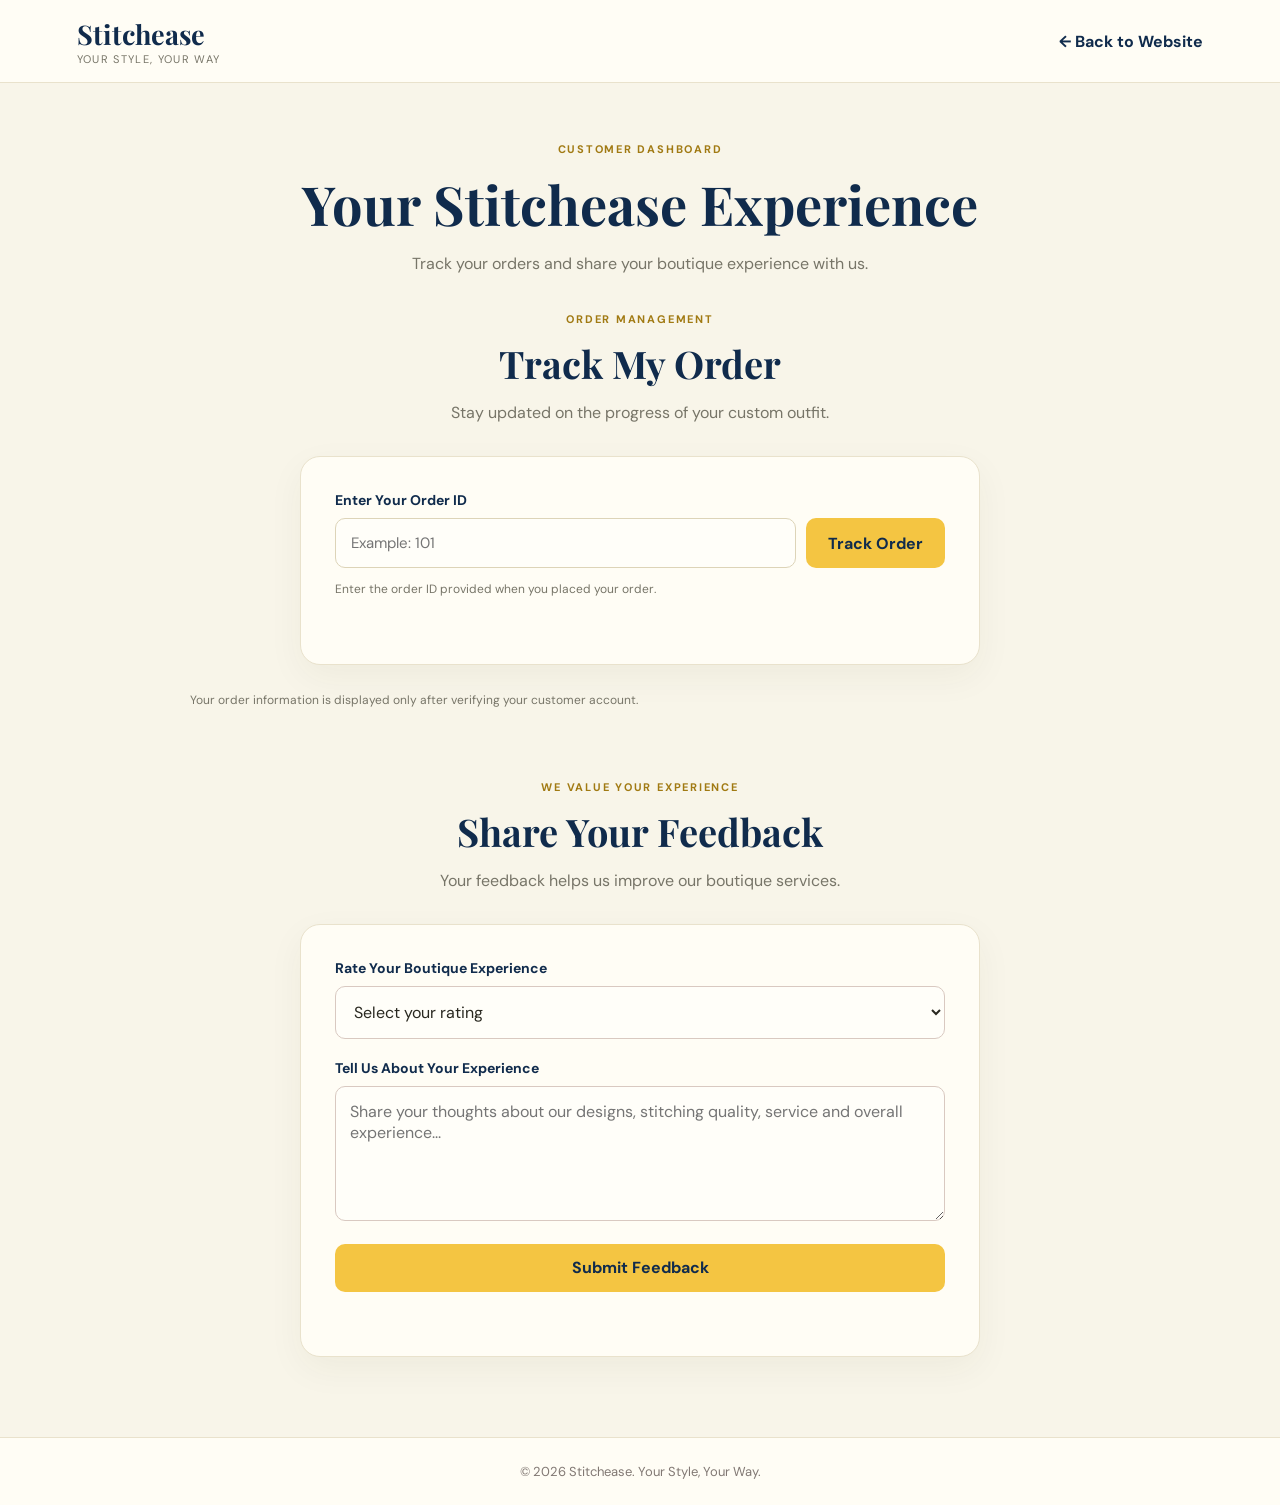
<file: customer-dashboard.html>
<!DOCTYPE html>
<html lang="en">
<head>
    <meta charset="UTF-8">
    <meta name="viewport" content="width=device-width, initial-scale=1.0">
    <title>Customer Dashboard | Stitchease</title>

    <link rel="preconnect" href="https://fonts.googleapis.com">
    <link rel="preconnect" href="https://fonts.gstatic.com" crossorigin>
    <link href="https://fonts.googleapis.com/css2?family=DM+Sans:wght@400;500;600;700&family=Playfair+Display:wght@500;600;700&display=swap" rel="stylesheet">

    <link rel="stylesheet" href="/customer-tracking.css">
</head>

<body>

<header class="track-header">
    <a href="/" class="brand">
        Stitchease
        <span>YOUR STYLE, YOUR WAY</span>
    </a>

    <a href="/" class="back-link">← Back to Website</a>
</header>

<main class="track-main">

    <!-- DASHBOARD INTRODUCTION -->
    <section class="track-intro">
        <span class="eyebrow">CUSTOMER DASHBOARD</span>
        <h1>Your Stitchease Experience</h1>
        <p>Track your orders and share your boutique experience with us.</p>
    </section>

    <!-- ORDER TRACKING -->
    <section id="trackingSection">

        <div class="track-intro">
            <span class="eyebrow">ORDER MANAGEMENT</span>
            <h2>Track My Order</h2>
            <p>Stay updated on the progress of your custom outfit.</p>
        </div>

        <div class="track-search-card">
            <form id="trackForm">

                <label for="orderId">Enter Your Order ID</label>

                <div class="search-row">
                    <input
                        type="number"
                        id="orderId"
                        placeholder="Example: 101"
                        min="1"
                        required
                    >

                    <button type="submit" id="trackButton">
                        Track Order
                    </button>
                </div>

                <p class="helper-text">
                    Enter the order ID provided when you placed your order.
                </p>

                <p id="trackMessage" class="message" aria-live="polite"></p>

            </form>
        </div>

        <!-- ORDER DETAILS -->
        <section id="orderResult" class="order-result" hidden>

            <div class="result-heading">
                <div>
                    <span class="eyebrow">ORDER DETAILS</span>
                    <h2 id="outfitName">Custom Outfit</h2>
                    <p id="orderNumber"></p>
                </div>

                <span id="currentStatus" class="status-pill">
                    Placed
                </span>
            </div>

            <div id="orderDetails" class="detail-grid"></div>

            <!-- ORDER STATUS TIMELINE -->
            <div class="timeline-section">
                <span class="eyebrow">STITCHING JOURNEY</span>
                <h3>Order Progress</h3>

                <div id="statusTimeline" class="timeline"></div>
            </div>

        </section>

        <p class="privacy-note">
            Your order information is displayed only after verifying your customer account.
        </p>

    </section>

    <!-- SHARE FEEDBACK -->
    <section id="feedbackSection" style="margin-top: 65px;">

        <div class="track-intro">
            <span class="eyebrow">WE VALUE YOUR EXPERIENCE</span>
            <h2>Share Your Feedback</h2>
            <p>Your feedback helps us improve our boutique services.</p>
        </div>

        <div class="track-search-card">

            <form id="customerReviewForm">

                <label for="customerReviewRating">
                    Rate Your Boutique Experience
                </label>

                <select
                    id="customerReviewRating"
                    required
                    style="width:100%; padding:14px; border:1px solid #d9c9c1; border-radius:10px; font:inherit; margin-bottom:20px;"
                >
                    <option value="">Select your rating</option>
                    <option value="5">★★★★★ - Excellent</option>
                    <option value="4">★★★★☆ - Very Good</option>
                    <option value="3">★★★☆☆ - Good</option>
                    <option value="2">★★☆☆☆ - Average</option>
                    <option value="1">★☆☆☆☆ - Needs Improvement</option>
                </select>

                <label for="customerReviewText">
                    Tell Us About Your Experience
                </label>

                <textarea
                    id="customerReviewText"
                    rows="5"
                    maxlength="1000"
                    placeholder="Share your thoughts about our designs, stitching quality, service and overall experience..."
                    required
                    style="width:100%; padding:14px; border:1px solid #d9c9c1; border-radius:10px; font:inherit; resize:vertical; margin-bottom:18px;"
                ></textarea>

                <button
                    type="submit"
                    id="submitReviewButton"
                    style="min-height:48px; width:100%;"
                >
                    Submit Feedback
                </button>

                <p
                    id="customerReviewMessage"
                    class="message"
                    aria-live="polite"
                ></p>

            </form>

        </div>

    </section>

</main>

<footer style="text-align:center; padding:25px; color:#817873; font-size:13px;">
    © 2026 Stitchease. Your Style, Your Way.
</footer>

<script src="/customer-tracking.js"></script>

</body>
</html>
</file>
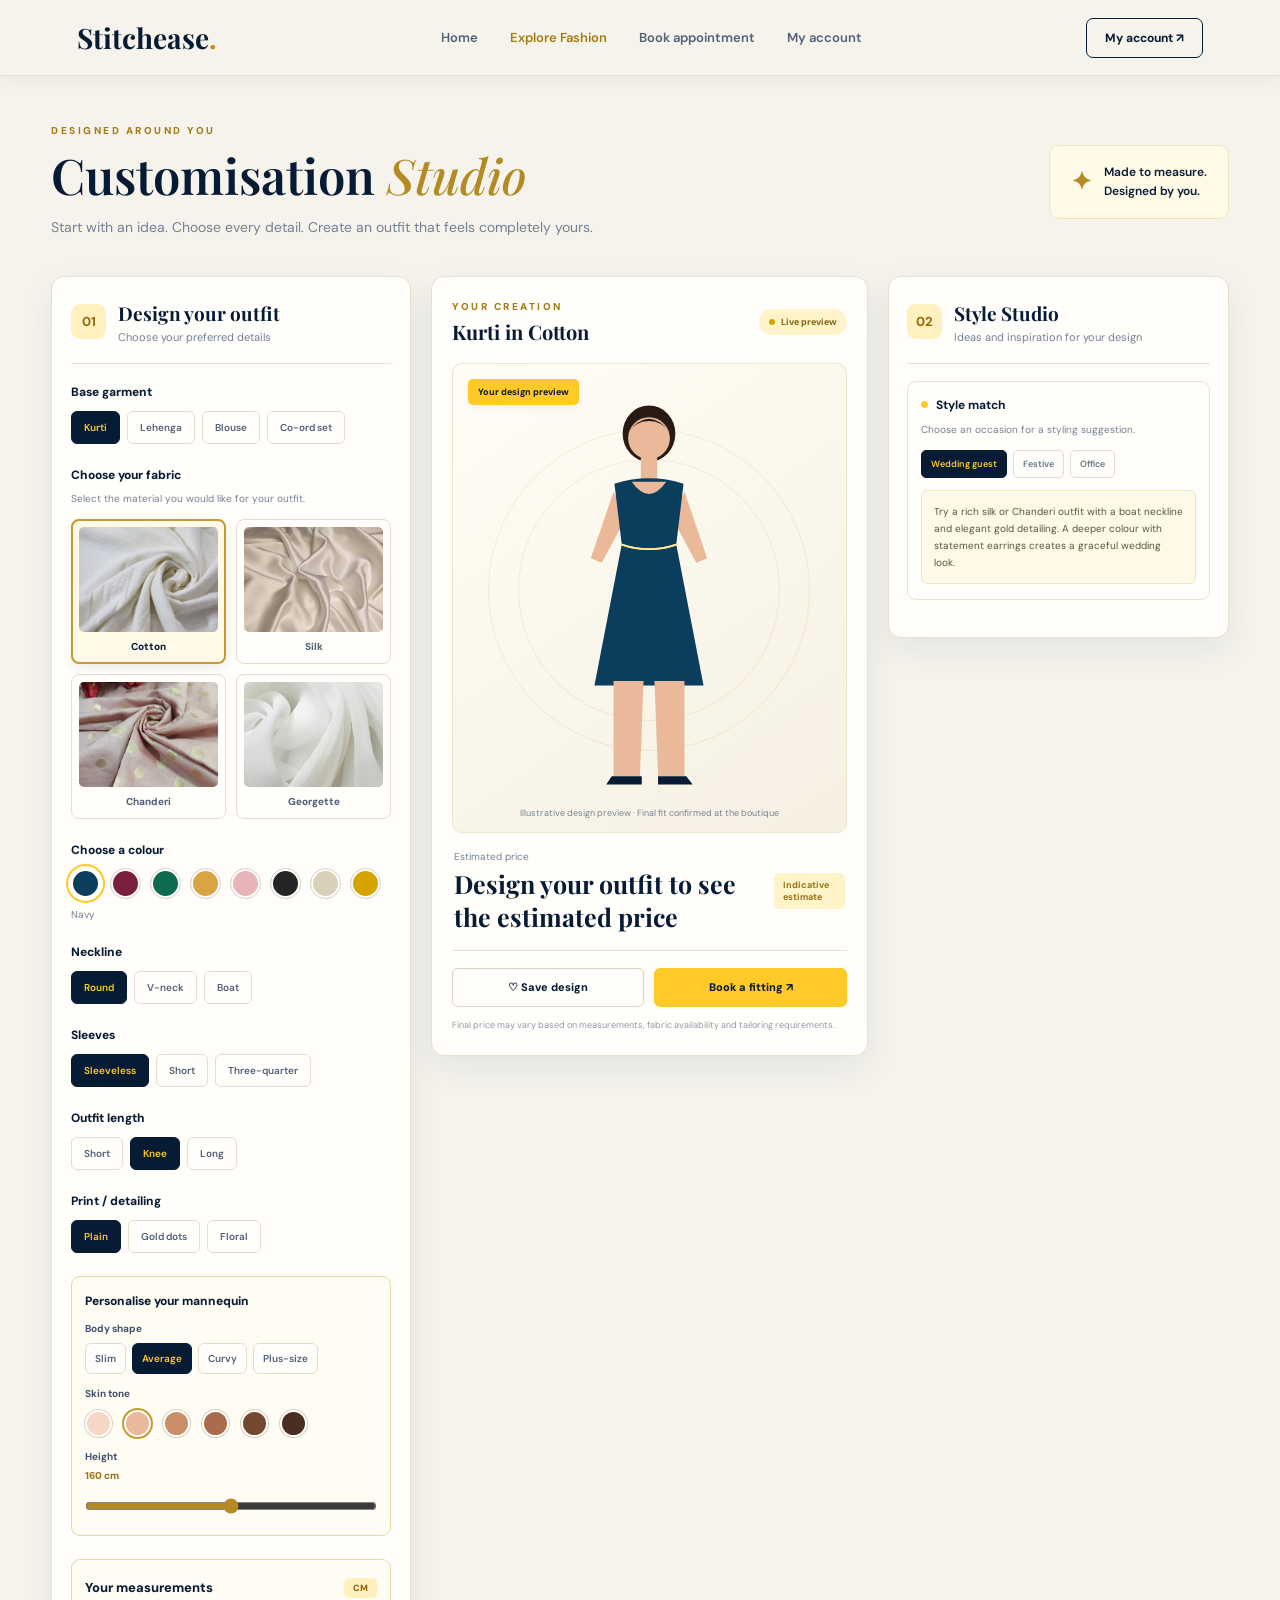
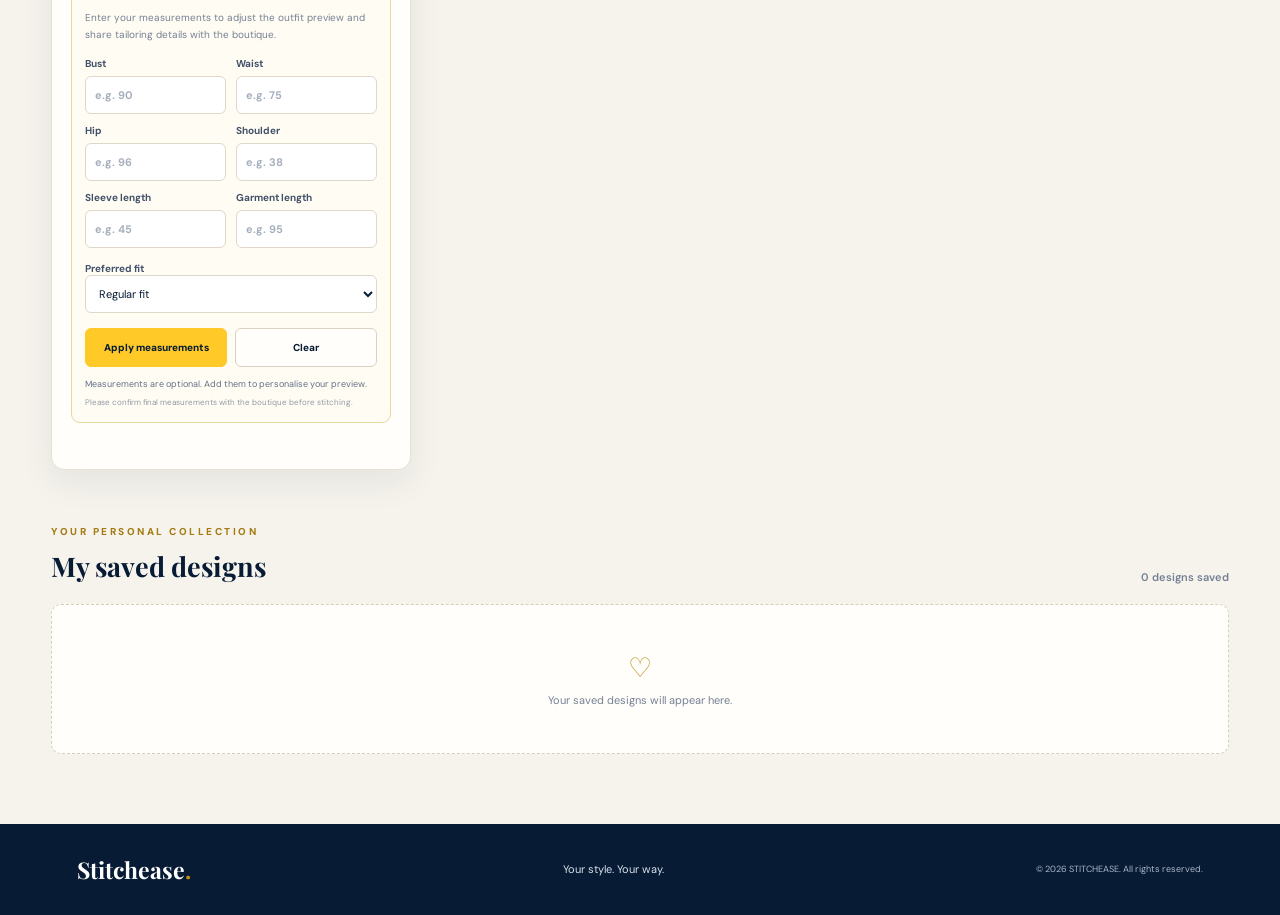
<file: explore-fashion.html>
<!DOCTYPE html>
<html lang="en">
<head>
    <meta charset="UTF-8">
    <meta name="viewport" content="width=device-width, initial-scale=1.0">
    <title>Customisation Studio | STITCHEASE</title>

    <link rel="preconnect" href="https://fonts.googleapis.com">
    <link rel="preconnect" href="https://fonts.gstatic.com" crossorigin>

    <link href="https://fonts.googleapis.com/css2?family=DM+Sans:wght@400;500;600;700&family=Playfair+Display:wght@500;600;700&display=swap" rel="stylesheet">

    <link rel="stylesheet" href="/explore-fashion.css">
</head>

<body>

<header class="topbar">
    <a href="/" class="logo">Stitchease<span>.</span></a>

    <nav>
        <a href="/">Home</a>
        <a href="/explore-fashion" class="active">Explore Fashion</a>
        <a href="/#appointmentSection">Book appointment</a>
        <a href="/#customerDashboard">My account</a>
    </nav>

    <a href="/#customerDashboard" class="account-link">My account ↗️</a>
</header>

<main class="studio-page">

    <section class="page-heading">
        <div>
            <p class="eyebrow">DESIGNED AROUND YOU</p>
            <h1>Customisation <em>Studio</em></h1>
            <p class="heading-description">
                Start with an idea. Choose every detail. Create an outfit that feels completely yours.
            </p>
        </div>

        <div class="heading-note">
            <span class="sparkle">✦</span>
            <span>Made to measure.<br>Designed by you.</span>
        </div>
    </section>

    <section class="studio-grid">

        <!-- DESIGN CONTROLS -->

        <aside class="panel controls-panel">

            <div class="panel-heading">
                <span class="step-number">01</span>
                <div>
                    <h2>Design your outfit</h2>
                    <p>Choose your preferred details</p>
                </div>
            </div>

            <div class="control-group">
                <h3>Base garment</h3>
                <div class="option-row">
                    <button type="button" class="option active" data-key="garment" data-value="Kurti">Kurti</button>
                    <button type="button" class="option" data-key="garment" data-value="Lehenga">Lehenga</button>
                    <button type="button" class="option" data-key="garment" data-value="Blouse">Blouse</button>
                    <button type="button" class="option" data-key="garment" data-value="Co-ord set">Co-ord set</button>
                </div>
            </div>

            <!-- FABRIC IMAGE OPTIONS -->
            <div class="control-group fabric-control-group">
                <h3>Choose your fabric</h3>
                <p class="fabric-description">Select the material you would like for your outfit.</p>

                <div class="fabric-grid">
                    <button type="button" class="fabric-card active" data-key="fabric" data-value="Cotton" aria-label="Select Cotton fabric">
                        <img src="/images/fabrics/cotton.jpg" alt="Cotton fabric texture" onerror="this.src='/images/fabrics/image-placeholder.jpg'">
                        <span>Cotton</span>
                    </button>

                    <button type="button" class="fabric-card" data-key="fabric" data-value="Silk" aria-label="Select Silk fabric">
                        <img src="/images/fabrics/silk.jpg" alt="Silk fabric texture" onerror="this.src='/images/fabrics/image-placeholder.jpg'">
                        <span>Silk</span>
                    </button>

                    <button type="button" class="fabric-card" data-key="fabric" data-value="Chanderi" aria-label="Select Chanderi fabric">
                        <img src="/images/fabrics/chanderi.jpg" alt="Chanderi fabric texture" onerror="this.src='/images/fabrics/image-placeholder.jpg'">
                        <span>Chanderi</span>
                    </button>

                    <button type="button" class="fabric-card" data-key="fabric" data-value="Georgette" aria-label="Select Georgette fabric">
                        <img src="/images/fabrics/georgette.jpg" alt="Georgette fabric texture" onerror="this.src='/images/fabrics/image-placeholder.jpg'">
                        <span>Georgette</span>
                    </button>
                </div>
            </div>

            <div class="control-group">
                <h3>Choose a colour</h3>
                <div class="swatch-row" id="colourSwatches"></div>
                <p class="selected-colour" id="selectedColour">Navy</p>
            </div>

            <div class="control-group">
                <h3>Neckline</h3>
                <div class="option-row">
                    <button type="button" class="option active" data-key="neckline" data-value="Round">Round</button>
                    <button type="button" class="option" data-key="neckline" data-value="V-neck">V-neck</button>
                    <button type="button" class="option" data-key="neckline" data-value="Boat">Boat</button>
                </div>
            </div>

            <div class="control-group">
                <h3>Sleeves</h3>
                <div class="option-row">
                    <button type="button" class="option active" data-key="sleeves" data-value="Sleeveless">Sleeveless</button>
                    <button type="button" class="option" data-key="sleeves" data-value="Short">Short</button>
                    <button type="button" class="option" data-key="sleeves" data-value="Three-quarter">Three-quarter</button>
                </div>
            </div>

            <div class="control-group">
                <h3>Outfit length</h3>
                <div class="option-row">
                    <button type="button" class="option" data-key="length" data-value="Short">Short</button>
                    <button type="button" class="option active" data-key="length" data-value="Knee length">Knee</button>
                    <button type="button" class="option" data-key="length" data-value="Long">Long</button>
                </div>
            </div>

            <div class="control-group">
                <h3>Print / detailing</h3>
                <div class="option-row">
                    <button type="button" class="option active" data-key="print" data-value="Plain">Plain</button>
                    <button type="button" class="option" data-key="print" data-value="Gold dots">Gold dots</button>
                    <button type="button" class="option" data-key="print" data-value="Floral">Floral</button>
                </div>
            </div>

            <!-- MODEL APPEARANCE -->

            <div class="control-group model-profile-group">
                <h3>Personalise your mannequin</h3>

                <label class="fit-label">Body shape</label>
                <div class="option-row model-shapes">
                    <button type="button" class="option" data-body-shape="Slim">Slim</button>
                    <button type="button" class="option active" data-body-shape="Average">Average</button>
                    <button type="button" class="option" data-body-shape="Curvy">Curvy</button>
                    <button type="button" class="option" data-body-shape="Plus-size">Plus-size</button>
                </div>

                <label class="fit-label">Skin tone</label>
                <div class="skin-tone-row">
                    <button type="button" class="skin-tone active" data-skin-tone="#F5D7C3" aria-label="Light skin tone" title="Light"></button>
                    <button type="button" class="skin-tone" data-skin-tone="#E9B99A" aria-label="Medium-light skin tone" title="Medium-light"></button>
                    <button type="button" class="skin-tone" data-skin-tone="#C98F68" aria-label="Medium skin tone" title="Medium"></button>
                    <button type="button" class="skin-tone" data-skin-tone="#A96C4D" aria-label="Medium-deep skin tone" title="Medium-deep"></button>
                    <button type="button" class="skin-tone" data-skin-tone="#754832" aria-label="Deep skin tone" title="Deep"></button>
                    <button type="button" class="skin-tone" data-skin-tone="#4B2E22" aria-label="Dark skin tone" title="Dark"></button>
                </div>

                <label class="fit-label" for="modelHeight">
                    Height <span id="modelHeightValue">160 cm</span>
                </label>
                <input type="range" id="modelHeight" min="145" max="175" value="160" step="1" class="height-slider">
            </div>

            <!-- MEASUREMENTS -->

            <div class="control-group measurements-group">
                <h3>
                    Your measurements
                    <span class="cm-tag">CM</span>
                </h3>

                <p class="measurement-help">
                    Enter your measurements to adjust the outfit preview and share tailoring details with the boutique.
                </p>

                <div class="measurement-grid">
                    <label>
                        Bust
                        <input type="number" id="measureBust" min="1" max="100" step="0.5" placeholder="e.g. 90">
                    </label>

                    <label>
                        Waist
                        <input type="number" id="measureWaist" min="1" max="100" step="0.5" placeholder="e.g. 75">
                    </label>

                    <label>
                        Hip
                        <input type="number" id="measureHip" min="1" max="100" step="0.5" placeholder="e.g. 96">
                    </label>

                    <label>
                        Shoulder
                        <input type="number" id="measureShoulder" min="1" max="100" step="0.5" placeholder="e.g. 38">
                    </label>

                    <label>
                        Sleeve length
                        <input type="number" id="measureSleeve" min="1" max="100" step="0.5" placeholder="e.g. 45">
                    </label>

                    <label>
                        Garment length
                        <input type="number" id="measureLength" min="1" max="100" step="0.5" placeholder="e.g. 95">
                    </label>
                </div>

                <label class="fit-label" for="fitPreference">Preferred fit</label>

                <select id="fitPreference" class="fit-select">
                    <option value="Regular">Regular fit</option>
                    <option value="Slim">Slim fit</option>
                    <option value="Relaxed">Relaxed fit</option>
                </select>

                <div class="measurement-actions">
                    <button type="button" class="gold-button" id="applyMeasurements">Apply measurements</button>
                    <button type="button" class="outline-button" id="clearMeasurements">Clear</button>
                </div>

                <p class="measurement-status" id="measurementStatus" aria-live="polite">
                    Measurements are optional. Add them to personalise your preview.
                </p>

                <p class="measurement-note">
                    Please confirm final measurements with the boutique before stitching.
                </p>
            </div>

        </aside>

        <!-- LIVE OUTFIT PREVIEW -->

        <section class="panel preview-panel">
            <div class="preview-topline">
                <div>
                    <p class="eyebrow">YOUR CREATION</p>
                    <h2 id="previewTitle">Kurti in Cotton</h2>
                </div>

                <span class="live-tag"><i></i> Live preview</span>
            </div>

            <div class="model-stage" id="modelStage">
                <div class="preview-badge" id="previewBadge">Your design preview</div>

                <svg id="outfitSvg" viewBox="0 0 260 440" role="img" aria-label="Illustrated outfit preview">
                    <defs>
                        <pattern id="dotPattern" width="13" height="13" patternUnits="userSpaceOnUse">
                            <circle cx="6" cy="6" r="2" fill="#FCE9A5"/>
                        </pattern>

                        <pattern id="flowerPattern" width="22" height="22" patternUnits="userSpaceOnUse">
                            <path d="M11 3 L14 9 L20 11 L14 14 L11 20 L8 14 L2 11 L8 9 Z" fill="#FCE9A5"/>
                        </pattern>
                    </defs>

                    <g id="modelFigure">
                        <ellipse cx="130" cy="48" rx="29" ry="31" fill="#2A1A14"/>
                        <circle id="modelFace" cx="130" cy="53" r="23" fill="#E9B99A"/>
                        <path d="M106 48 Q130 15 154 48 Q145 34 130 34 Q115 34 106 48Z" fill="#2A1A14"/>
                        <rect id="modelNeck" x="121" y="74" width="18" height="28" fill="#E9B99A"/>

                        <path id="leftArm" d="M91 112 L66 185 L78 190 L105 140Z" fill="#E9B99A"/>
                        <path id="rightArm" d="M169 112 L194 185 L182 190 L155 140Z" fill="#E9B99A"/>

                        <g id="garmentGroup">
                            <path id="leftSleeve" d="" fill="#0B3D5C"/>
                            <path id="rightSleeve" d="" fill="#0B3D5C"/>
                            <path id="garmentShape" d="M92 103 Q130 91 168 103 L160 170 L190 325 L70 325 L100 170Z" fill="#0B3D5C"/>
                            <path id="garmentPattern" d="" fill="none"/>
                            <path id="neckShape" d="M111 101 Q130 128 149 101Z" fill="#E9B99A"/>
                            <path d="M100 170 Q130 180 160 170" stroke="#FFC928" stroke-width="2" fill="none"/>
                        </g>

                        <path id="leftLeg" d="M91 320 L124 320 L120 425 L91 425Z" fill="#E7DDC9"/>
                        <path id="rightLeg" d="M136 320 L169 320 L169 425 L140 425Z" fill="#E7DDC9"/>
                        <path d="M89 425 L122 425 L122 434 L83 434Z" fill="#071B35"/>
                        <path d="M140 425 L171 425 L178 434 L140 434Z" fill="#071B35"/>
                    </g>
                </svg>

                <div class="preview-caption" id="previewCaption">
                    Illustrative design preview · Final fit confirmed at the boutique
                </div>
            </div>

            <div class="price-strip">
                <div>
                    <small>Estimated price</small>
                    <strong id="estimatedPrice">Design your outfit to see the estimated price</strong>
                </div>
                <span class="estimate-label">Indicative estimate</span>
            </div>

            <div class="preview-buttons">
                <button type="button" class="outline-button" id="saveDesign">♡ Save design</button>
                <button type="button" class="gold-button" id="bookFitting">Book a fitting ↗️</button>
            </div>

            <p class="price-disclaimer">
                Final price may vary based on measurements, fabric availability and tailoring requirements.
            </p>
        </section>

        <!-- AI STUDIO -->

        <aside class="panel ai-panel">
            <div class="panel-heading">
                <span class="step-number">02</span>
                <div>
                    <h2>AI Studio</h2>
                    <p>Your personal style companion</p>
                </div>
            </div>

            <div class="ai-card">
                <h3><span class="gold-dot"></span> Style match</h3>
                <p class="card-description">Choose an occasion for a styling suggestion.</p>

                <div class="occasion-options">
                    <button type="button" class="occasion active" data-occasion="Wedding guest">Wedding guest</button>
                    <button type="button" class="occasion" data-occasion="Festive">Festive</button>
                    <button type="button" class="occasion" data-occasion="Office">Office</button>
                </div>

                <div class="suggestion-box" id="styleSuggestion">
                    Pick an occasion and we’ll suggest a design to match.
                </div>
            </div>

            <div class="ai-card">
                <h3><span class="gold-dot"></span> Design from a reference photo</h3>
                <p class="card-description">
                    Upload an outfit image to preview it and extract its main colours.
                </p>

                <label class="reference-upload" for="referenceUpload">
                    <span>＋</span>
                    <strong>Upload reference photo</strong>
                    <small>JPG, PNG or WEBP · Max 10 MB</small>
                </label>

                <input type="file" id="referenceUpload" accept="image/*">

                <div class="reference-preview" id="referencePreview" hidden>
                    <img id="referenceImage" alt="Your reference outfit">
                </div>

                <div class="palette" id="referencePalette"></div>
                <p class="reference-status" id="referenceStatus" aria-live="polite"></p>
            </div>

            <div class="ai-card see-on-you-card">
                <h3><span class="gold-dot"></span> See it on you</h3>
                <p class="card-description">
                    Upload a clear front-facing photo to detect facial landmarks and receive styling suggestions.
                </p>

                <label class="reference-upload" for="faceUpload">
                    <span>♡</span>
                    <strong>Upload your photo</strong>
                    <small>Photo stays in your browser</small>
                </label>

                <input type="file" id="faceUpload" accept="image/*">

                <div class="face-preview" id="facePreview" hidden>
                    <img id="faceImage" alt="Uploaded photo for face analysis">
                    <canvas id="faceCanvas" aria-label="Detected facial landmarks"></canvas>
                </div>

                <button type="button" class="navy-button" id="analyseFace">Analyse my face</button>

                <div class="face-progress">
                    <span id="faceProgress"></span>
                </div>

                <p class="face-status" id="faceStatus" aria-live="polite">
                    Upload a photo to begin.
                </p>

                <div class="face-result" id="faceResult" hidden>
                    <p class="result-label">YOUR STYLE PROFILE</p>
                    <h4 id="faceShape">Face shape</h4>
                    <p id="faceDescription"></p>

                    <div class="face-tip">
                        <small>Suggested neckline</small>
                        <strong id="faceNeckline"></strong>
                    </div>

                    <div class="face-tip">
                        <small>Suggested earrings</small>
                        <strong id="faceEarrings"></strong>
                    </div>

                    <div class="face-tip">
                        <small>Styling tip</small>
                        <strong id="faceTip"></strong>
                    </div>

                    <p class="face-disclaimer">
                        This is an approximate styling suggestion, not a medical or identity analysis.
                    </p>
                </div>
            </div>
        </aside>

    </section>

    <!-- SAVED DESIGNS -->

    <section class="saved-section" id="savedDesignsSection">
        <div class="saved-heading">
            <div>
                <p class="eyebrow">YOUR PERSONAL COLLECTION</p>
                <h2>My saved designs</h2>
            </div>
            <span id="savedCount">0 designs saved</span>
        </div>

        <div class="saved-grid" id="savedDesigns">
            <div class="empty-saved">
                <span>♡</span>
                <p>Your saved designs will appear here.</p>
            </div>
        </div>
    </section>

</main>

<div class="toast" id="toast" role="status" aria-live="polite"></div>

<footer class="footer">
    <a href="/" class="logo">Stitchease<span>.</span></a>
    <p>Your style. Your way.</p>
    <small>©️ 2026 STITCHEASE. All rights reserved.</small>
</footer>

<script src="/explore-fashion.js"></script>

</body>
</html>
</file>
<file: customer-tracking.css>
/* =========================================
   STITCHEASE - CUSTOMER DASHBOARD
   Ivory Cream + Warm Yellow Theme
========================================= */

* {
    box-sizing: border-box;
}

:root {
    --ink: #292820;
    --muted: #777568;
    --yellow: #f4c542;
    --yellow-dark: #d9a91e;
    --cream: #fffdf5;
    --ivory: #f8f5e9;
    --soft: #fff8df;
    --line: #e9e2cc;
    --green: #477b62;
    --navy: #102b4c;
}

body {
    margin: 0;
    background: var(--ivory);
    color: var(--ink);
    font-family: "DM Sans", sans-serif;
}

/* HEADER */

.track-header {
    min-height: 76px;
    padding: 16px clamp(20px, 6vw, 80px);
    display: flex;
    align-items: center;
    justify-content: space-between;
    gap: 20px;
    background: var(--cream);
    border-bottom: 1px solid var(--line);
}

.brand {
    color: var(--navy);
    text-decoration: none;
    font-family: "Playfair Display", serif;
    font-size: 27px;
    font-weight: 700;
}

.brand span {
    display: block;
    color: var(--muted);
    font: 11px "DM Sans", sans-serif;
    letter-spacing: .12em;
}

.back-link {
    color: var(--navy);
    text-decoration: none;
    font-weight: 700;
}

.back-link:hover {
    color: var(--yellow-dark);
}

/* MAIN CONTENT */

.track-main {
    width: min(900px, calc(100% - 32px));
    margin: 54px auto 80px;
}

.track-intro {
    text-align: center;
    margin-bottom: 30px;
}

.eyebrow {
    color: #a17a13;
    font-size: 11px;
    font-weight: 700;
    letter-spacing: .16em;
}

h1, h2, h3 {
    font-family: "Playfair Display", serif;
}

.track-intro h1 {
    margin: 10px 0;
    font-size: clamp(36px, 6vw, 54px);
    color: var(--navy);
}

.track-intro h2 {
    margin: 10px 0;
    font-size: clamp(29px, 5vw, 38px);
    color: var(--navy);
}

.track-intro p {
    margin: 0;
    color: var(--muted);
    line-height: 1.7;
}

/* CARDS */

.track-search-card,
.order-result {
    background: var(--cream);
    border: 1px solid var(--line);
    border-radius: 20px;
    box-shadow: 0 12px 36px #443b1b0d;
    padding: clamp(20px, 4vw, 34px);
}

.track-search-card {
    max-width: 680px;
    margin: 0 auto 26px;
}

/* FORM ELEMENTS */

label {
    display: block;
    margin-bottom: 9px;
    font-size: 14px;
    font-weight: 700;
    color: var(--navy);
}

.search-row {
    display: flex;
    gap: 10px;
}

input,
select,
textarea {
    min-width: 0;
    font-family: inherit;
    font-size: 15px;
    color: var(--ink);
    background: #fffef9;
    border: 1px solid #ddd4b8;
    border-radius: 10px;
    outline: none;
}

input {
    flex: 1;
    padding: 14px 15px;
}

input:focus,
select:focus,
textarea:focus {
    border-color: var(--yellow-dark);
    box-shadow: 0 0 0 3px #f4c54230;
}

button {
    border: 0;
    border-radius: 10px;
    padding: 13px 22px;
    background: var(--yellow);
    color: var(--navy);
    font: inherit;
    font-weight: 700;
    cursor: pointer;
    transition: background .2s, transform .2s;
}

button:hover {
    background: #e9b92d;
    transform: translateY(-1px);
}

button:disabled {
    opacity: .65;
    cursor: wait;
    transform: none;
}

.helper-text,
.privacy-note {
    color: var(--muted);
    font-size: 12px;
    line-height: 1.6;
}

.message {
    min-height: 18px;
    margin: 12px 0 0;
    font-size: 13px;
    color: #a13f35;
}

/* ORDER RESULT */

.order-result {
    margin-top: 24px;
}

.result-heading {
    display: flex;
    justify-content: space-between;
    align-items: flex-start;
    gap: 15px;
    border-bottom: 1px solid var(--line);
    padding-bottom: 20px;
}

.result-heading h2 {
    margin: 7px 0 3px;
    font-size: 29px;
    color: var(--navy);
}

.result-heading p {
    margin: 0;
    color: var(--muted);
    font-size: 13px;
}

.status-pill {
    padding: 8px 13px;
    border-radius: 99px;
    background: var(--soft);
    color: #80600b;
    border: 1px solid #f0d77f;
    font-size: 12px;
    font-weight: 700;
    white-space: nowrap;
}

/* ORDER DETAILS */

.detail-grid {
    display: grid;
    grid-template-columns: repeat(2, minmax(0, 1fr));
    gap: 13px;
    padding: 22px 0;
}

.detail-item {
    padding: 15px;
    border-radius: 11px;
    background: var(--ivory);
    border: 1px solid var(--line);
}

.detail-item span {
    display: block;
    margin-bottom: 5px;
    color: var(--muted);
    font-size: 11px;
}

.detail-item strong {
    font-size: 14px;
    overflow-wrap: anywhere;
    color: var(--navy);
}

/* TIMELINE */

.timeline-section {
    border-top: 1px solid var(--line);
    padding-top: 22px;
}

.timeline-section h3 {
    margin: 7px 0 20px;
    font-size: 24px;
    color: var(--navy);
}

.timeline {
    display: grid;
    gap: 0;
}

.timeline-item {
    position: relative;
    display: grid;
    grid-template-columns: 26px 1fr;
    gap: 13px;
    min-height: 64px;
}

.timeline-marker {
    position: relative;
    display: flex;
    justify-content: center;
}

.timeline-marker::before {
    content: "";
    width: 13px;
    height: 13px;
    margin-top: 3px;
    border-radius: 50%;
    border: 2px solid #d8d0b9;
    background: white;
    z-index: 1;
}

.timeline-item:not(:last-child) .timeline-marker::after {
    content: "";
    position: absolute;
    top: 19px;
    bottom: -2px;
    width: 2px;
    background: #e9e2cc;
}

.timeline-item.done .timeline-marker::before,
.timeline-item.current .timeline-marker::before {
    border-color: var(--yellow-dark);
    background: var(--yellow);
    box-shadow: 0 0 0 4px #fff4c9;
}

.timeline-item.done:not(:last-child) .timeline-marker::after {
    background: var(--yellow-dark);
}

.timeline-copy strong {
    display: block;
    font-size: 14px;
    color: var(--navy);
}

.timeline-copy small {
    display: block;
    margin-top: 4px;
    color: var(--muted);
    font-size: 12px;
}

.timeline-copy .pending {
    color: #a49f8c;
}

/* FEEDBACK */

#feedbackSection {
    scroll-margin-top: 30px;
}

#feedbackSection .track-search-card {
    max-width: 680px;
}

#customerReviewRating,
#customerReviewText {
    width: 100%;
    padding: 14px;
    margin-bottom: 18px;
}

#customerReviewRating {
    cursor: pointer;
}

#customerReviewText {
    resize: vertical;
    min-height: 130px;
    line-height: 1.6;
}

#submitReviewButton {
    width: 100%;
    min-height: 49px;
    background: var(--yellow);
    color: var(--navy);
}

#submitReviewButton:hover {
    background: #e9b92d;
}

/* FOOTER */

footer {
    background: var(--cream);
    border-top: 1px solid var(--line);
}

/* RESPONSIVE */

@media (max-width: 560px) {
    .track-header {
        align-items: flex-start;
    }

    .brand {
        font-size: 23px;
    }

    .search-row {
        flex-direction: column;
    }

    button {
        min-height: 48px;
    }

    .result-heading {
        flex-direction: column;
    }

    .detail-grid {
        grid-template-columns: 1fr;
    }

    .track-main {
        margin-top: 35px;
    }
}
</file>
<file: explore-fashion.css>
:root {
    --navy: #071B35;
    --dark: #051329;
    --blue: #102B4C;
    --gold: #FFC928;
    --soft-gold: #FCE9A5;
    --cream: #F5F3EC;
    --white: #FFFFFF;
    --ink: #071B35;
    --muted: #758094;
    --line: #E8E2D4;
    --green: #247A50;
    --shadow: 0 12px 35px rgba(7, 27, 53, 0.07);
}

* {
    margin: 0;
    padding: 0;
    box-sizing: border-box;
}

html {
    scroll-behavior: smooth;
}

body {
    font-family: "DM Sans", sans-serif;
    background: var(--cream);
    color: var(--ink);
    min-height: 100vh;
}

button,
input,
select {
    font: inherit;
}

button {
    cursor: pointer;
}

button:focus-visible,
input:focus-visible,
select:focus-visible,
a:focus-visible {
    outline: 3px solid rgba(255, 201, 40, 0.65);
    outline-offset: 3px;
}

a {
    color: inherit;
    text-decoration: none;
}

/* HEADER */

.topbar {
    min-height: 76px;
    padding: 0 6%;
    background: var(--cream);
    border-bottom: 1px solid var(--line);
    display: flex;
    align-items: center;
    justify-content: space-between;
    gap: 25px;
    position: sticky;
    top: 0;
    z-index: 100;
    box-shadow: 0 5px 20px rgba(7, 27, 53, 0.05);
}

.logo {
    font-family: "Playfair Display", serif;
    font-size: 28px;
    font-weight: 700;
    color: var(--navy);
    white-space: nowrap;
}

.logo span {
    color: #C4930B;
}

.topbar nav {
    display: flex;
    align-items: center;
    gap: 32px;
}

.topbar nav a {
    color: #526078;
    font-size: 13px;
    font-weight: 600;
    transition: 0.2s ease;
}

.topbar nav a:hover,
.topbar nav a.active {
    color: #A47B13;
}

.account-link {
    padding: 11px 18px;
    border: 1px solid var(--navy);
    border-radius: 7px;
    color: var(--navy);
    font-size: 12px;
    font-weight: 700;
    white-space: nowrap;
    transition: 0.2s ease;
}

.account-link:hover {
    background: var(--gold);
    border-color: var(--gold);
}

/* PAGE HEADING */

.studio-page {
    width: min(1440px, 92%);
    margin: auto;
    padding: 48px 0 70px;
}

.page-heading {
    display: flex;
    align-items: center;
    justify-content: space-between;
    gap: 25px;
    margin-bottom: 35px;
}

.eyebrow {
    color: #A47B13;
    font-size: 10px;
    font-weight: 800;
    letter-spacing: 2.5px;
    margin-bottom: 10px;
}

.page-heading h1 {
    font-family: "Playfair Display", serif;
    font-size: clamp(34px, 4vw, 49px);
    font-weight: 600;
    line-height: 1.15;
    color: var(--navy);
}

.page-heading h1 em {
    color: #B48B23;
    font-weight: 500;
}

.heading-description {
    color: var(--muted);
    font-size: 14px;
    line-height: 1.8;
    margin-top: 12px;
    max-width: 600px;
}

.heading-note {
    display: flex;
    align-items: center;
    gap: 12px;
    padding: 16px 21px;
    background: #FFF9E8;
    border: 1px solid #F2E5BE;
    border-radius: 10px;
    color: var(--navy);
    font-size: 12px;
    line-height: 1.6;
    font-weight: 600;
}

.sparkle {
    font-size: 25px;
    color: #B48B23;
}

/* MAIN GRID */

.studio-grid {
    display: grid;
    grid-template-columns: minmax(270px, 0.95fr) minmax(320px, 1.15fr) minmax(260px, 0.9fr);
    align-items: start;
    gap: 20px;
}

.panel {
    background: #FFFEFA;
    border: 1px solid #E8E0CE;
    border-radius: 13px;
    box-shadow: var(--shadow);
    min-width: 0;
}

.controls-panel {
    padding: 23px 19px;
}

.preview-panel {
    padding: 23px 20px;
}

.ai-panel {
    padding: 23px 18px;
}

/* PANEL HEADINGS */

.panel-heading {
    display: flex;
    align-items: center;
    gap: 12px;
    padding-bottom: 19px;
    margin-bottom: 20px;
    border-bottom: 1px solid var(--line);
}

.step-number {
    width: 35px;
    height: 35px;
    border-radius: 9px;
    background: #FFF1BF;
    color: #946C0B;
    display: grid;
    place-items: center;
    font-size: 13px;
    font-weight: 800;
    flex-shrink: 0;
}

.panel-heading h2 {
    font-family: "Playfair Display", serif;
    font-size: 19px;
    color: var(--navy);
}

.panel-heading p {
    font-size: 11px;
    color: var(--muted);
    margin-top: 4px;
}

/* DESIGN CONTROLS */

.control-group {
    margin-bottom: 23px;
}

.control-group h3 {
    font-size: 12px;
    font-weight: 800;
    color: var(--navy);
    margin-bottom: 11px;
}

.option-row {
    display: flex;
    flex-wrap: wrap;
    gap: 7px;
}

.option {
    padding: 9px 12px;
    border: 1px solid #E3DDCE;
    border-radius: 6px;
    background: #FFFEFA;
    color: #526078;
    font-size: 10px;
    font-weight: 600;
    transition: 0.2s ease;
}

.option:hover {
    border-color: #C9A33B;
    color: var(--navy);
}

.option.active {
    background: var(--navy);
    color: var(--gold);
    border-color: var(--navy);
}

/* COLOUR SWATCHES */

.swatch-row {
    display: flex;
    flex-wrap: wrap;
    gap: 11px;
    align-items: center;
}

.swatch {
    width: 29px;
    height: 29px;
    border-radius: 50%;
    border: 2px solid white;
    outline: 1px solid #D9D2C2;
    cursor: pointer;
    transition: 0.2s ease;
}

.swatch:hover {
    transform: scale(1.12);
}

.swatch.active {
    outline: 2px solid var(--gold);
    outline-offset: 3px;
}

.selected-colour {
    color: var(--muted);
    font-size: 10px;
    margin-top: 10px;
}

.model-profile-group {
    padding: 16px 13px;
    border: 1px solid #E8D79F;
    border-radius: 9px;
    background: #FFFCF3;
}

.model-profile-group .fit-label {
    margin: 13px 0 8px;
}

.skin-tone-row {
    display: flex;
    flex-wrap: wrap;
    align-items: center;
    gap: 12px;
    margin: 10px 0 5px;
}

.skin-tone {
    width: 27px;
    height: 27px;
    padding: 0;
    border: 2px solid #fff;
    border-radius: 50%;
    background: #E9B99A;
    box-shadow: 0 0 0 1px #D8D0C2;
}

.skin-tone.active {
    box-shadow: 0 0 0 2px #C49A32;
}

.height-slider {
    width: 100%;
    accent-color: #B58A25;
    margin: 8px 0 2px;
}

#modelHeightValue {
    color: #98751C;
    font-weight: 800;
}

.model-shapes {
    gap: 6px;
}

.model-shapes .option {
    padding: 8px 9px;
}

/* MEASUREMENTS */

.measurements-group {
    margin-top: 4px;
    padding: 18px 13px 14px;
    border: 1px solid #E8D79F;
    border-radius: 9px;
    background: #FFFCF3;
}

.measurements-group h3 {
    display: flex;
    align-items: center;
    justify-content: space-between;
    font-size: 13px;
}

.cm-tag {
    background: #FFF0BD;
    color: #87640C;
    padding: 4px 9px;
    border-radius: 5px;
    font-size: 9px;
    font-weight: 800;
}

.measurement-help {
    color: #758094;
    font-size: 10px;
    line-height: 1.7;
    margin-bottom: 14px;
}

.measurement-grid {
    display: grid;
    grid-template-columns: 1fr 1fr;
    gap: 10px;
}

.measurement-grid label,
.fit-label {
    display: flex;
    flex-direction: column;
    gap: 6px;
    color: #42516A;
    font-size: 10px;
    font-weight: 700;
}

.measurement-grid input,
.fit-select {
    width: 100%;
    min-width: 0;
    height: 38px;
    padding: 0 9px;
    border: 1px solid #DFD8C9;
    border-radius: 6px;
    background: white;
    color: var(--navy);
    font-size: 11px;
    outline: none;
    transition: 0.2s ease;
}

.measurement-grid input:focus,
.fit-select:focus {
    border-color: #C69C2C;
    box-shadow: 0 0 0 3px rgba(255, 201, 40, 0.13);
}

.measurement-grid input::placeholder {
    color: #A6AFBD;
}

.fit-label {
    margin-top: 14px;
}

.fit-select {
    margin-bottom: 2px;
}

.measurement-actions {
    display: flex;
    gap: 8px;
    margin-top: 13px;
}

.measurement-actions .gold-button,
.measurement-actions .outline-button {
    flex: 1;
    padding: 10px 7px;
    font-size: 10px;
}

.measurement-status {
    color: #647188;
    font-size: 9px;
    line-height: 1.6;
    margin-top: 10px;
}

.measurement-note {
    color: #9299A4;
    font-size: 8px;
    line-height: 1.5;
    margin-top: 5px;
}

/* PREVIEW PANEL */

.preview-topline {
    display: flex;
    align-items: center;
    justify-content: space-between;
    gap: 10px;
    margin-bottom: 18px;
}

.preview-topline .eyebrow {
    margin-bottom: 5px;
}

.preview-topline h2 {
    font-family: "Playfair Display", serif;
    font-size: 20px;
    color: var(--navy);
}

.live-tag {
    display: flex;
    align-items: center;
    gap: 6px;
    padding: 7px 10px;
    border-radius: 20px;
    background: #FFF3C9;
    color: #80600C;
    font-size: 9px;
    font-weight: 700;
    white-space: nowrap;
}

.live-tag i {
    width: 6px;
    height: 6px;
    background: #D6A400;
    border-radius: 50%;
}

/* MODEL STAGE */

.model-stage {
    position: relative;
    min-height: 470px;
    background: linear-gradient(145deg, #FFFDF5, #F5F0E2);
    border: 1px solid #EEE4CC;
    border-radius: 10px;
    overflow: hidden;
    display: flex;
    align-items: center;
    justify-content: center;
    padding: 25px 10px 40px;
}

.model-stage::before,
.model-stage::after {
    content: "";
    position: absolute;
    border-radius: 50%;
    border: 1px solid rgba(180, 139, 35, 0.13);
    pointer-events: none;
}

.model-stage::before {
    width: 320px;
    height: 320px;
}

.model-stage::after {
    width: 260px;
    height: 260px;
}

#outfitSvg {
    position: relative;
    z-index: 2;
    width: min(100%, 270px);
    height: 400px;
    overflow: visible;
}

.preview-badge {
    position: absolute;
    top: 15px;
    left: 15px;
    z-index: 3;
    padding: 7px 10px;
    background: var(--gold);
    border-radius: 5px;
    color: var(--navy);
    font-size: 9px;
    font-weight: 800;
    box-shadow: 0 3px 10px rgba(0, 0, 0, 0.05);
}

.preview-caption {
    position: absolute;
    bottom: 13px;
    left: 10px;
    right: 10px;
    z-index: 3;
    color: #788398;
    text-align: center;
    font-size: 9px;
}

/* PRICE */

.price-strip {
    display: flex;
    align-items: center;
    justify-content: space-between;
    gap: 10px;
    padding: 17px 2px;
    border-bottom: 1px solid var(--line);
}

.price-strip small {
    display: block;
    color: var(--muted);
    font-size: 10px;
    margin-bottom: 4px;
}

.price-strip strong {
    font-family: "Playfair Display", serif;
    font-size: 25px;
    color: var(--navy);
}

.estimate-label {
    padding: 6px 9px;
    border-radius: 5px;
    background: #FFF3C9;
    color: #977315;
    font-size: 9px;
    font-weight: 700;
}

.preview-buttons {
    display: flex;
    gap: 10px;
    margin-top: 17px;
}

.preview-buttons button {
    flex: 1;
}

.price-disclaimer {
    color: #9299A4;
    font-size: 9px;
    line-height: 1.6;
    margin-top: 11px;
}

/* BUTTONS */

.gold-button,
.outline-button,
.navy-button {
    min-height: 39px;
    border-radius: 6px;
    padding: 11px 15px;
    font-size: 11px;
    font-weight: 800;
    transition: 0.2s ease;
}

.gold-button {
    background: var(--gold);
    border: 1px solid var(--gold);
    color: var(--navy);
}

.gold-button:hover {
    background: #F0B90D;
    border-color: #F0B90D;
    transform: translateY(-1px);
}

.outline-button {
    background: #FFFEFA;
    border: 1px solid #D9D2C2;
    color: var(--navy);
}

.outline-button:hover {
    border-color: #C49A2D;
    background: #FFFCF3;
}

.navy-button {
    width: 100%;
    background: var(--navy);
    border: 1px solid var(--navy);
    color: var(--gold);
    margin-top: 12px;
}

.navy-button:hover {
    background: #102B4C;
}

/* STYLE STUDIO */

.ai-panel > .panel-heading {
    margin-bottom: 17px;
}

.ai-card {
    padding: 15px 13px;
    border: 1px solid #E9E2D3;
    border-radius: 9px;
    background: #FFFEFA;
    margin-bottom: 14px;
}

.ai-card h3 {
    display: flex;
    align-items: center;
    gap: 8px;
    color: var(--navy);
    font-size: 12px;
    margin-bottom: 8px;
}

.gold-dot {
    width: 7px;
    height: 7px;
    border-radius: 50%;
    background: var(--gold);
}

.card-description {
    color: var(--muted);
    font-size: 10px;
    line-height: 1.7;
    margin-bottom: 12px;
}

/* OCCASIONS */

.occasion-options {
    display: flex;
    flex-wrap: wrap;
    gap: 6px;
}

.occasion {
    border: 1px solid #E2DCCF;
    border-radius: 5px;
    background: #FFFEFA;
    color: #68758A;
    padding: 7px 9px;
    font-size: 9px;
    font-weight: 600;
}

.occasion.active {
    background: var(--navy);
    border-color: var(--navy);
    color: var(--gold);
}

.suggestion-box {
    margin-top: 12px;
    padding: 12px;
    border-radius: 6px;
    background: #FFF9E8;
    border: 1px solid #F2E5BE;
    color: #5B543F;
    font-size: 10px;
    line-height: 1.7;
}

/* SAVED DESIGNS */

.saved-section {
    margin-top: 55px;
}

.saved-heading {
    display: flex;
    align-items: end;
    justify-content: space-between;
    gap: 15px;
    margin-bottom: 20px;
}

.saved-heading h2 {
    font-family: "Playfair Display", serif;
    color: var(--navy);
    font-size: 27px;
}

.saved-heading > span {
    color: #758094;
    font-size: 11px;
    font-weight: 600;
}

.saved-grid {
    display: grid;
    grid-template-columns: repeat(auto-fill, minmax(210px, 1fr));
    gap: 16px;
}

.empty-saved {
    grid-column: 1 / -1;
    min-height: 150px;
    border: 1px dashed #D6CEBB;
    border-radius: 10px;
    background: #FFFEFA;
    display: flex;
    flex-direction: column;
    justify-content: center;
    align-items: center;
    gap: 8px;
    color: #758094;
    font-size: 11px;
}

.empty-saved span {
    font-size: 27px;
    color: #C49A2D;
}

.saved-card {
    background: #FFFEFA;
    border: 1px solid #E8E0CE;
    border-radius: 10px;
    padding: 16px;
    box-shadow: 0 5px 20px rgba(7, 27, 53, 0.04);
}

.saved-card h3 {
    color: var(--navy);
    font-family: "Playfair Display", serif;
    font-size: 17px;
    margin-bottom: 7px;
}

.saved-card p {
    color: #758094;
    font-size: 10px;
    line-height: 1.7;
}

.saved-card button {
    margin-top: 12px;
    padding: 8px 11px;
    border: 1px solid #E0D9CA;
    border-radius: 5px;
    background: #FFFEFA;
    color: var(--navy);
    font-size: 10px;
    font-weight: 700;
}

.saved-card button:hover {
    border-color: #C49A2D;
    background: #FFF9E8;
}

/* TOAST */

.toast {
    position: fixed;
    bottom: 25px;
    left: 50%;
    transform: translate(-50%, 20px);
    z-index: 500;
    padding: 13px 20px;
    border-radius: 7px;
    background: var(--navy);
    color: white;
    font-size: 11px;
    font-weight: 600;
    box-shadow: 0 8px 25px rgba(0, 0, 0, 0.2);
    opacity: 0;
    visibility: hidden;
    transition: 0.25s ease;
    max-width: 90%;
    text-align: center;
}

.toast.show {
    opacity: 1;
    visibility: visible;
    transform: translate(-50%, 0);
}

/* FOOTER */

.footer {
    padding: 30px 6%;
    background: var(--navy);
    display: flex;
    align-items: center;
    justify-content: space-between;
    gap: 15px;
    flex-wrap: wrap;
}

.footer .logo {
    font-size: 23px;
    color: white;
}

.footer p {
    color: #D9E0EA;
    font-size: 11px;
}

.footer small {
    color: #A9B5C6;
    font-size: 9px;
}

/* TABLET */

@media (max-width: 1100px) {
    .studio-grid {
        grid-template-columns: minmax(270px, 1fr) minmax(300px, 1.1fr);
    }

    .ai-panel {
        grid-column: 1 / -1;
        display: grid;
        grid-template-columns: repeat(2, minmax(0, 1fr));
        gap: 14px;
    }

    .ai-panel > .panel-heading {
        grid-column: 1 / -1;
        margin-bottom: 0;
    }

    .ai-card {
        margin-bottom: 0;
    }

    .see-on-you-card {
        grid-column: 1 / -1;
    }
}

/* MOBILE */

@media (max-width: 760px) {
    .topbar {
        height: auto;
        min-height: 68px;
        padding: 14px 5%;
        flex-wrap: wrap;
        gap: 13px;
    }

    .topbar nav {
        order: 3;
        width: 100%;
        overflow-x: auto;
        gap: 22px;
        padding: 4px 0;
    }

    .topbar nav a {
        white-space: nowrap;
        font-size: 11px;
    }

    .account-link {
        font-size: 10px;
        padding: 9px 12px;
    }

    .logo {
        font-size: 24px;
    }

    .studio-page {
        width: 92%;
        padding-top: 30px;
    }

    .page-heading {
        align-items: flex-start;
    }

    .heading-note {
        display: none;
    }

    .studio-grid {
        grid-template-columns: 1fr;
    }

    .ai-panel {
        grid-column: auto;
        display: block;
    }

    .ai-panel > .panel-heading {
        margin-bottom: 17px;
    }

    .ai-card {
        margin-bottom: 14px;
    }

    .model-stage {
        min-height: 420px;
    }

    #outfitSvg {
        height: 370px;
    }
}

@media (max-width: 480px) {
    .studio-page {
        width: 94%;
        padding-top: 25px;
    }

    .page-heading h1 {
        font-size: 34px;
    }

    .heading-description {
        font-size: 12px;
    }

    .controls-panel,
    .preview-panel,
    .ai-panel {
        padding: 17px 14px;
    }

    .measurement-grid {
        gap: 8px;
    }

    .measurement-grid input {
        height: 36px;
        font-size: 10px;
    }

    .option {
        padding: 8px 10px;
        font-size: 9px;
    }

    .model-stage {
        min-height: 390px;
    }

    #outfitSvg {
        height: 340px;
    }

    .preview-buttons {
        flex-direction: column;
    }

    .saved-heading h2 {
        font-size: 22px;
    }

    .saved-grid {
        grid-template-columns: 1fr;
    }

    .footer {
        flex-direction: column;
        text-align: center;
    }
}

/* FABRIC IMAGE OPTIONS */

.fabric-description {
    color: var(--muted);
    font-size: 10px;
    line-height: 1.6;
    margin: -3px 0 12px;
}

.fabric-grid {
    display: grid;
    grid-template-columns: repeat(2, minmax(0, 1fr));
    gap: 10px;
}

.fabric-card {
    min-width: 0;
    padding: 7px;
    border: 1px solid #E3DDCE;
    border-radius: 8px;
    background: #FFFEFA;
    color: #526078;
    text-align: center;
    transition: 0.2s ease;
}

.fabric-card img {
    display: block;
    width: 100%;
    height: 105px;
    object-fit: cover;
    border-radius: 5px;
    background: #F1EDE3;
}

.fabric-card span {
    display: block;
    padding: 8px 2px 3px;
    font-size: 10px;
    font-weight: 800;
}

.fabric-card:hover {
    border-color: #C9A33B;
    transform: translateY(-2px);
}

.fabric-card.active {
    border: 2px solid #C49A32;
    padding: 6px;
    background: #FFF9E8;
    box-shadow: 0 4px 12px rgba(7, 27, 53, 0.08);
}

.fabric-card.active span {
    color: var(--navy);
}

.fabric-card:focus-visible {
    outline: 3px solid rgba(255, 201, 40, 0.65);
    outline-offset: 3px;
}

@media (max-width: 480px) {
    .fabric-card img {
        height: 90px;
    }
}
</file>
